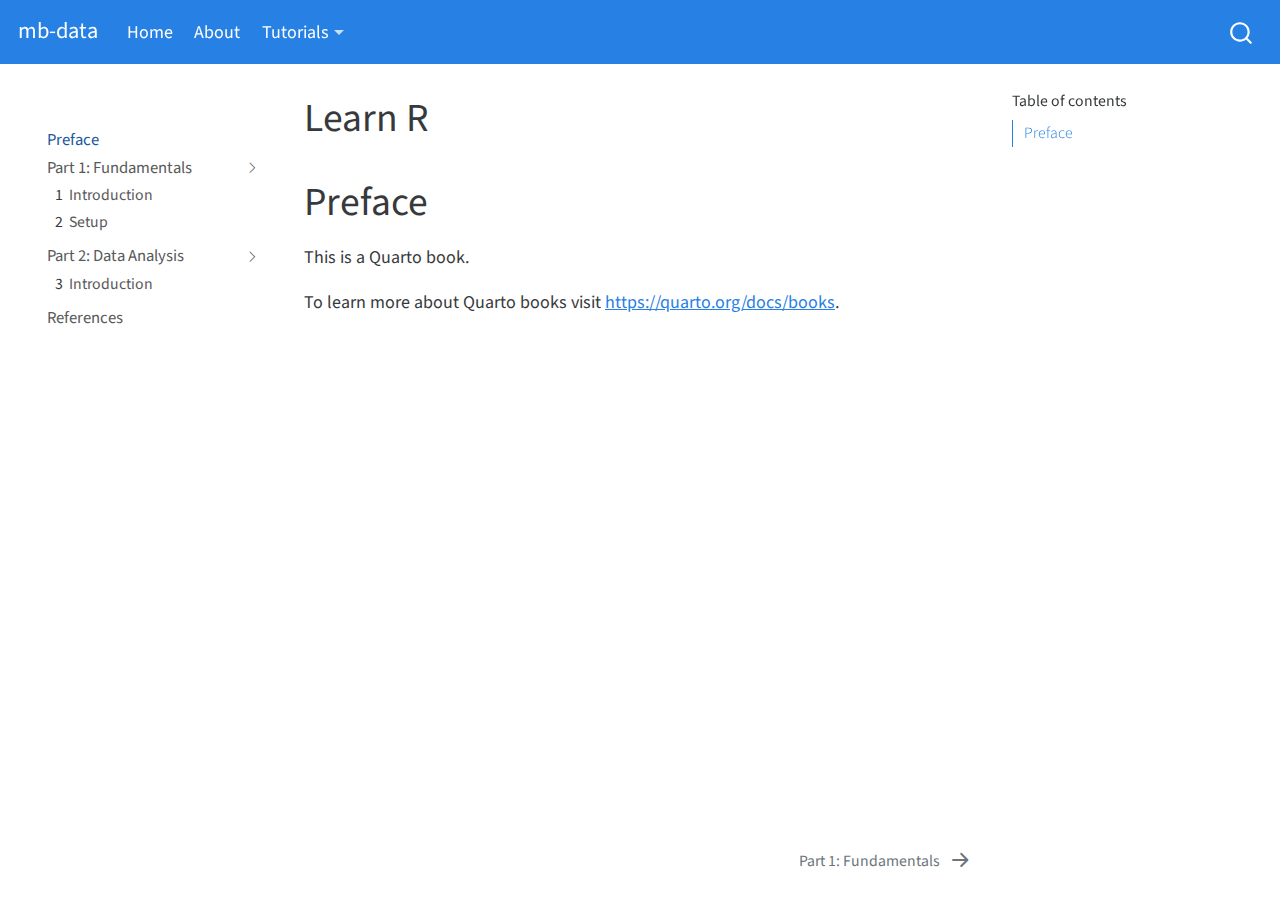
<file: index.html>
<!DOCTYPE html>
<html xmlns="http://www.w3.org/1999/xhtml" lang="en" xml:lang="en"><head>

<meta charset="utf-8">
<meta name="generator" content="quarto-1.0.37">

<meta name="viewport" content="width=device-width, initial-scale=1.0, user-scalable=yes">


<title>Learn R</title>
<style>
code{white-space: pre-wrap;}
span.smallcaps{font-variant: small-caps;}
span.underline{text-decoration: underline;}
div.column{display: inline-block; vertical-align: top; width: 50%;}
div.hanging-indent{margin-left: 1.5em; text-indent: -1.5em;}
ul.task-list{list-style: none;}
</style>


<script src="site_libs/quarto-nav/quarto-nav.js"></script>
<script src="site_libs/quarto-nav/headroom.min.js"></script>
<script src="site_libs/clipboard/clipboard.min.js"></script>
<script src="site_libs/quarto-search/autocomplete.umd.js"></script>
<script src="site_libs/quarto-search/fuse.min.js"></script>
<script src="site_libs/quarto-search/quarto-search.js"></script>
<meta name="quarto:offset" content="./">
<link href="./P1-Fundamentals/00-index.html" rel="next">
<script src="site_libs/quarto-html/quarto.js"></script>
<script src="site_libs/quarto-html/popper.min.js"></script>
<script src="site_libs/quarto-html/tippy.umd.min.js"></script>
<script src="site_libs/quarto-html/anchor.min.js"></script>
<link href="site_libs/quarto-html/tippy.css" rel="stylesheet">
<link href="site_libs/quarto-html/quarto-syntax-highlighting.css" rel="stylesheet" id="quarto-text-highlighting-styles">
<script src="site_libs/bootstrap/bootstrap.min.js"></script>
<link href="site_libs/bootstrap/bootstrap-icons.css" rel="stylesheet">
<link href="site_libs/bootstrap/bootstrap.min.css" rel="stylesheet" id="quarto-bootstrap" data-mode="light">
<script id="quarto-search-options" type="application/json">{
  "location": "navbar",
  "copy-button": false,
  "collapse-after": 3,
  "panel-placement": "end",
  "type": "overlay",
  "limit": 20,
  "language": {
    "search-no-results-text": "No results",
    "search-matching-documents-text": "matching documents",
    "search-copy-link-title": "Copy link to search",
    "search-hide-matches-text": "Hide additional matches",
    "search-more-match-text": "more match in this document",
    "search-more-matches-text": "more matches in this document",
    "search-clear-button-title": "Clear",
    "search-detached-cancel-button-title": "Cancel",
    "search-submit-button-title": "Submit"
  }
}</script>


</head>

<body class="nav-sidebar floating nav-fixed">

<div id="quarto-search-results"></div>
  <header id="quarto-header" class="headroom fixed-top">
    <nav class="navbar navbar-expand-lg navbar-dark ">
      <div class="navbar-container container-fluid">
      <a class="navbar-brand" href="./index.html">
    <span class="navbar-title">mb-data</span>
  </a>
          <button class="navbar-toggler" type="button" data-bs-toggle="collapse" data-bs-target="#navbarCollapse" aria-controls="navbarCollapse" aria-expanded="false" aria-label="Toggle navigation" onclick="if (window.quartoToggleHeadroom) { window.quartoToggleHeadroom(); }">
  <span class="navbar-toggler-icon"></span>
</button>
          <div class="collapse navbar-collapse" id="navbarCollapse">
            <ul class="navbar-nav navbar-nav-scroll me-auto">
  <li class="nav-item">
    <a class="nav-link active" href="./index.html" aria-current="page">Home</a>
  </li>  
  <li class="nav-item">
    <a class="nav-link" href="./about.html">About</a>
  </li>  
  <li class="nav-item dropdown ">
    <a class="nav-link dropdown-toggle" href="#" id="nav-menu-tutorials" role="button" data-bs-toggle="dropdown" aria-expanded="false">Tutorials</a>
    <ul class="dropdown-menu" aria-labelledby="nav-menu-tutorials">    
        <li>
    <a class="dropdown-item" href="./tutorial-LearnR">
 <span class="dropdown-text">Learn R</span></a>
  </li>  
    </ul>
  </li>
</ul>
              <div id="quarto-search" class="" title="Search"></div>
          </div> <!-- /navcollapse -->
      </div> <!-- /container-fluid -->
    </nav>
  <nav class="quarto-secondary-nav" data-bs-toggle="collapse" data-bs-target="#quarto-sidebar" aria-controls="quarto-sidebar" aria-expanded="false" aria-label="Toggle sidebar navigation" onclick="if (window.quartoToggleHeadroom) { window.quartoToggleHeadroom(); }">
    <div class="container-fluid d-flex justify-content-between">
      <h1 class="quarto-secondary-nav-title">Learn R</h1>
      <button type="button" class="quarto-btn-toggle btn" aria-label="Show secondary navigation">
        <i class="bi bi-chevron-right"></i>
      </button>
    </div>
  </nav>
</header>
<!-- content -->
<div id="quarto-content" class="quarto-container page-columns page-rows-contents page-layout-article page-navbar">
<!-- sidebar -->
  <nav id="quarto-sidebar" class="sidebar collapse sidebar-navigation floating overflow-auto">
      <div class="mt-2 flex-shrink-0 align-items-center">
        <div class="sidebar-search">
        <div id="quarto-search" class="" title="Search"></div>
        </div>
      </div>
    <div class="sidebar-menu-container"> 
    <ul class="list-unstyled mt-1">
        <li class="sidebar-item">
  <div class="sidebar-item-container"> 
  <a href="./index.html" class="sidebar-item-text sidebar-link active">Preface</a>
  </div>
</li>
        <li class="sidebar-item sidebar-item-section">
      <div class="sidebar-item-container"> 
            <a href="./P1-Fundamentals/00-index.html" class="sidebar-item-text sidebar-link">Part 1: Fundamentals</a>
          <a class="sidebar-item-toggle text-start" data-bs-toggle="collapse" data-bs-target="#quarto-sidebar-section-1" aria-expanded="true">
            <i class="bi bi-chevron-right ms-2"></i>
          </a> 
      </div>
      <ul id="quarto-sidebar-section-1" class="collapse list-unstyled sidebar-section depth1 show">  
          <li class="sidebar-item">
  <div class="sidebar-item-container"> 
  <a href="./P1-Fundamentals/01-introduction.html" class="sidebar-item-text sidebar-link"><span class="chapter-number">1</span>&nbsp; <span class="chapter-title">Introduction</span></a>
  </div>
</li>
          <li class="sidebar-item">
  <div class="sidebar-item-container"> 
  <a href="./P1-Fundamentals/02-setup.html" class="sidebar-item-text sidebar-link"><span class="chapter-number">2</span>&nbsp; <span class="chapter-title">Setup</span></a>
  </div>
</li>
      </ul>
  </li>
        <li class="sidebar-item sidebar-item-section">
      <div class="sidebar-item-container"> 
            <a href="./P2-DataAnalysis/00-index.html" class="sidebar-item-text sidebar-link">Part 2: Data Analysis</a>
          <a class="sidebar-item-toggle text-start" data-bs-toggle="collapse" data-bs-target="#quarto-sidebar-section-2" aria-expanded="true">
            <i class="bi bi-chevron-right ms-2"></i>
          </a> 
      </div>
      <ul id="quarto-sidebar-section-2" class="collapse list-unstyled sidebar-section depth1 show">  
          <li class="sidebar-item">
  <div class="sidebar-item-container"> 
  <a href="./P2-DataAnalysis/01-introduction.html" class="sidebar-item-text sidebar-link"><span class="chapter-number">3</span>&nbsp; <span class="chapter-title">Introduction</span></a>
  </div>
</li>
      </ul>
  </li>
        <li class="sidebar-item">
  <div class="sidebar-item-container"> 
  <a href="./references.html" class="sidebar-item-text sidebar-link">References</a>
  </div>
</li>
    </ul>
    </div>
</nav>
<!-- margin-sidebar -->
    <div id="quarto-margin-sidebar" class="sidebar margin-sidebar">
        <nav id="TOC" role="doc-toc">
    <h2 id="toc-title">Table of contents</h2>
   
  <ul>
  <li><a href="#preface" id="toc-preface" class="nav-link active" data-scroll-target="#preface">Preface</a></li>
  </ul>
</nav>
    </div>
<!-- main -->
<main class="content" id="quarto-document-content">

<header id="title-block-header" class="quarto-title-block default">
<div class="quarto-title">
<h1 class="title d-none d-lg-block">Learn R</h1>
</div>



<div class="quarto-title-meta">

    
    
  </div>
  

</header>

<section id="preface" class="level1 unnumbered">
<h1 class="unnumbered">Preface</h1>
<p>This is a Quarto book.</p>
<p>To learn more about Quarto books visit <a href="https://quarto.org/docs/books" class="uri">https://quarto.org/docs/books</a>.</p>


</section>

</main> <!-- /main -->
<script id="quarto-html-after-body" type="application/javascript">
window.document.addEventListener("DOMContentLoaded", function (event) {
  const toggleBodyColorMode = (bsSheetEl) => {
    const mode = bsSheetEl.getAttribute("data-mode");
    const bodyEl = window.document.querySelector("body");
    if (mode === "dark") {
      bodyEl.classList.add("quarto-dark");
      bodyEl.classList.remove("quarto-light");
    } else {
      bodyEl.classList.add("quarto-light");
      bodyEl.classList.remove("quarto-dark");
    }
  }
  const toggleBodyColorPrimary = () => {
    const bsSheetEl = window.document.querySelector("link#quarto-bootstrap");
    if (bsSheetEl) {
      toggleBodyColorMode(bsSheetEl);
    }
  }
  toggleBodyColorPrimary();  
  const icon = "";
  const anchorJS = new window.AnchorJS();
  anchorJS.options = {
    placement: 'right',
    icon: icon
  };
  anchorJS.add('.anchored');
  const clipboard = new window.ClipboardJS('.code-copy-button', {
    target: function(trigger) {
      return trigger.previousElementSibling;
    }
  });
  clipboard.on('success', function(e) {
    // button target
    const button = e.trigger;
    // don't keep focus
    button.blur();
    // flash "checked"
    button.classList.add('code-copy-button-checked');
    var currentTitle = button.getAttribute("title");
    button.setAttribute("title", "Copied!");
    setTimeout(function() {
      button.setAttribute("title", currentTitle);
      button.classList.remove('code-copy-button-checked');
    }, 1000);
    // clear code selection
    e.clearSelection();
  });
  function tippyHover(el, contentFn) {
    const config = {
      allowHTML: true,
      content: contentFn,
      maxWidth: 500,
      delay: 100,
      arrow: false,
      appendTo: function(el) {
          return el.parentElement;
      },
      interactive: true,
      interactiveBorder: 10,
      theme: 'quarto',
      placement: 'bottom-start'
    };
    window.tippy(el, config); 
  }
  const noterefs = window.document.querySelectorAll('a[role="doc-noteref"]');
  for (var i=0; i<noterefs.length; i++) {
    const ref = noterefs[i];
    tippyHover(ref, function() {
      let href = ref.getAttribute('href');
      try { href = new URL(href).hash; } catch {}
      const id = href.replace(/^#\/?/, "");
      const note = window.document.getElementById(id);
      return note.innerHTML;
    });
  }
  var bibliorefs = window.document.querySelectorAll('a[role="doc-biblioref"]');
  for (var i=0; i<bibliorefs.length; i++) {
    const ref = bibliorefs[i];
    const cites = ref.parentNode.getAttribute('data-cites').split(' ');
    tippyHover(ref, function() {
      var popup = window.document.createElement('div');
      cites.forEach(function(cite) {
        var citeDiv = window.document.createElement('div');
        citeDiv.classList.add('hanging-indent');
        citeDiv.classList.add('csl-entry');
        var biblioDiv = window.document.getElementById('ref-' + cite);
        if (biblioDiv) {
          citeDiv.innerHTML = biblioDiv.innerHTML;
        }
        popup.appendChild(citeDiv);
      });
      return popup.innerHTML;
    });
  }
});
</script>
<nav class="page-navigation">
  <div class="nav-page nav-page-previous">
  </div>
  <div class="nav-page nav-page-next">
      <a href="./P1-Fundamentals/00-index.html" class="pagination-link">
        <span class="nav-page-text">Part 1: Fundamentals</span> <i class="bi bi-arrow-right-short"></i>
      </a>
  </div>
</nav>
</div> <!-- /content -->



</body></html>
</file>
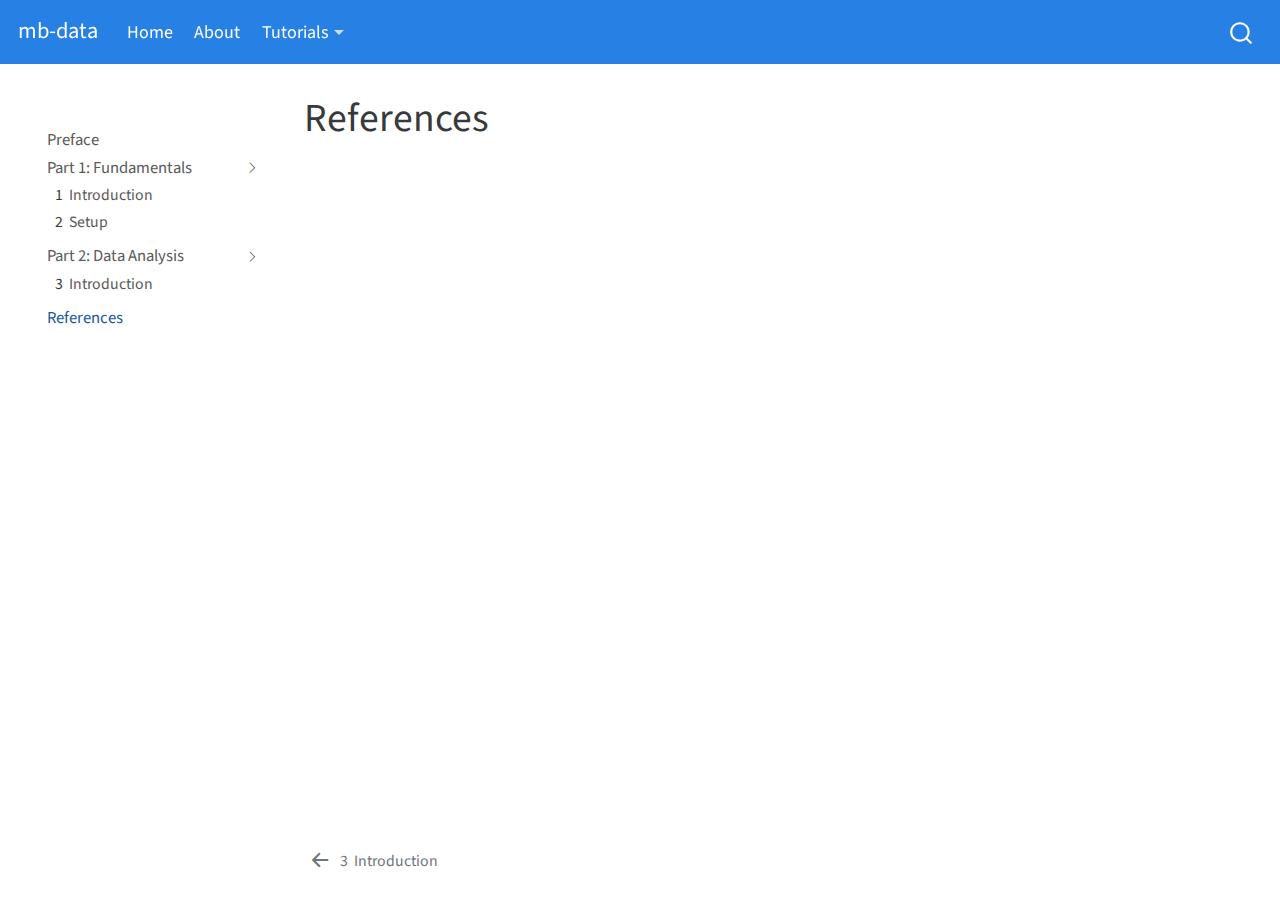
<file: references.html>
<!DOCTYPE html>
<html xmlns="http://www.w3.org/1999/xhtml" lang="en" xml:lang="en"><head>

<meta charset="utf-8">
<meta name="generator" content="quarto-1.0.37">

<meta name="viewport" content="width=device-width, initial-scale=1.0, user-scalable=yes">


<title>Learn R - References</title>
<style>
code{white-space: pre-wrap;}
span.smallcaps{font-variant: small-caps;}
span.underline{text-decoration: underline;}
div.column{display: inline-block; vertical-align: top; width: 50%;}
div.hanging-indent{margin-left: 1.5em; text-indent: -1.5em;}
ul.task-list{list-style: none;}
div.csl-bib-body { }
div.csl-entry {
  clear: both;
}
.hanging div.csl-entry {
  margin-left:2em;
  text-indent:-2em;
}
div.csl-left-margin {
  min-width:2em;
  float:left;
}
div.csl-right-inline {
  margin-left:2em;
  padding-left:1em;
}
div.csl-indent {
  margin-left: 2em;
}
</style>


<script src="site_libs/quarto-nav/quarto-nav.js"></script>
<script src="site_libs/quarto-nav/headroom.min.js"></script>
<script src="site_libs/clipboard/clipboard.min.js"></script>
<script src="site_libs/quarto-search/autocomplete.umd.js"></script>
<script src="site_libs/quarto-search/fuse.min.js"></script>
<script src="site_libs/quarto-search/quarto-search.js"></script>
<meta name="quarto:offset" content="./">
<link href="./P2-DataAnalysis/01-introduction.html" rel="prev">
<script src="site_libs/quarto-html/quarto.js"></script>
<script src="site_libs/quarto-html/popper.min.js"></script>
<script src="site_libs/quarto-html/tippy.umd.min.js"></script>
<script src="site_libs/quarto-html/anchor.min.js"></script>
<link href="site_libs/quarto-html/tippy.css" rel="stylesheet">
<link href="site_libs/quarto-html/quarto-syntax-highlighting.css" rel="stylesheet" id="quarto-text-highlighting-styles">
<script src="site_libs/bootstrap/bootstrap.min.js"></script>
<link href="site_libs/bootstrap/bootstrap-icons.css" rel="stylesheet">
<link href="site_libs/bootstrap/bootstrap.min.css" rel="stylesheet" id="quarto-bootstrap" data-mode="light">
<script id="quarto-search-options" type="application/json">{
  "location": "navbar",
  "copy-button": false,
  "collapse-after": 3,
  "panel-placement": "end",
  "type": "overlay",
  "limit": 20,
  "language": {
    "search-no-results-text": "No results",
    "search-matching-documents-text": "matching documents",
    "search-copy-link-title": "Copy link to search",
    "search-hide-matches-text": "Hide additional matches",
    "search-more-match-text": "more match in this document",
    "search-more-matches-text": "more matches in this document",
    "search-clear-button-title": "Clear",
    "search-detached-cancel-button-title": "Cancel",
    "search-submit-button-title": "Submit"
  }
}</script>


</head>

<body class="nav-sidebar floating nav-fixed">

<div id="quarto-search-results"></div>
  <header id="quarto-header" class="headroom fixed-top">
    <nav class="navbar navbar-expand-lg navbar-dark ">
      <div class="navbar-container container-fluid">
      <a class="navbar-brand" href="./index.html">
    <span class="navbar-title">mb-data</span>
  </a>
          <button class="navbar-toggler" type="button" data-bs-toggle="collapse" data-bs-target="#navbarCollapse" aria-controls="navbarCollapse" aria-expanded="false" aria-label="Toggle navigation" onclick="if (window.quartoToggleHeadroom) { window.quartoToggleHeadroom(); }">
  <span class="navbar-toggler-icon"></span>
</button>
          <div class="collapse navbar-collapse" id="navbarCollapse">
            <ul class="navbar-nav navbar-nav-scroll me-auto">
  <li class="nav-item">
    <a class="nav-link active" href="./index.html" aria-current="page">Home</a>
  </li>  
  <li class="nav-item">
    <a class="nav-link" href="./about.html">About</a>
  </li>  
  <li class="nav-item dropdown ">
    <a class="nav-link dropdown-toggle" href="#" id="nav-menu-tutorials" role="button" data-bs-toggle="dropdown" aria-expanded="false">Tutorials</a>
    <ul class="dropdown-menu" aria-labelledby="nav-menu-tutorials">    
        <li>
    <a class="dropdown-item" href="./tutorial-LearnR">
 <span class="dropdown-text">Learn R</span></a>
  </li>  
    </ul>
  </li>
</ul>
              <div id="quarto-search" class="" title="Search"></div>
          </div> <!-- /navcollapse -->
      </div> <!-- /container-fluid -->
    </nav>
  <nav class="quarto-secondary-nav" data-bs-toggle="collapse" data-bs-target="#quarto-sidebar" aria-controls="quarto-sidebar" aria-expanded="false" aria-label="Toggle sidebar navigation" onclick="if (window.quartoToggleHeadroom) { window.quartoToggleHeadroom(); }">
    <div class="container-fluid d-flex justify-content-between">
      <h1 class="quarto-secondary-nav-title">References</h1>
      <button type="button" class="quarto-btn-toggle btn" aria-label="Show secondary navigation">
        <i class="bi bi-chevron-right"></i>
      </button>
    </div>
  </nav>
</header>
<!-- content -->
<div id="quarto-content" class="quarto-container page-columns page-rows-contents page-layout-article page-navbar">
<!-- sidebar -->
  <nav id="quarto-sidebar" class="sidebar collapse sidebar-navigation floating overflow-auto">
      <div class="mt-2 flex-shrink-0 align-items-center">
        <div class="sidebar-search">
        <div id="quarto-search" class="" title="Search"></div>
        </div>
      </div>
    <div class="sidebar-menu-container"> 
    <ul class="list-unstyled mt-1">
        <li class="sidebar-item">
  <div class="sidebar-item-container"> 
  <a href="./index.html" class="sidebar-item-text sidebar-link">Preface</a>
  </div>
</li>
        <li class="sidebar-item sidebar-item-section">
      <div class="sidebar-item-container"> 
            <a href="./P1-Fundamentals/00-index.html" class="sidebar-item-text sidebar-link">Part 1: Fundamentals</a>
          <a class="sidebar-item-toggle text-start" data-bs-toggle="collapse" data-bs-target="#quarto-sidebar-section-1" aria-expanded="true">
            <i class="bi bi-chevron-right ms-2"></i>
          </a> 
      </div>
      <ul id="quarto-sidebar-section-1" class="collapse list-unstyled sidebar-section depth1 show">  
          <li class="sidebar-item">
  <div class="sidebar-item-container"> 
  <a href="./P1-Fundamentals/01-introduction.html" class="sidebar-item-text sidebar-link"><span class="chapter-number">1</span>&nbsp; <span class="chapter-title">Introduction</span></a>
  </div>
</li>
          <li class="sidebar-item">
  <div class="sidebar-item-container"> 
  <a href="./P1-Fundamentals/02-setup.html" class="sidebar-item-text sidebar-link"><span class="chapter-number">2</span>&nbsp; <span class="chapter-title">Setup</span></a>
  </div>
</li>
      </ul>
  </li>
        <li class="sidebar-item sidebar-item-section">
      <div class="sidebar-item-container"> 
            <a href="./P2-DataAnalysis/00-index.html" class="sidebar-item-text sidebar-link">Part 2: Data Analysis</a>
          <a class="sidebar-item-toggle text-start" data-bs-toggle="collapse" data-bs-target="#quarto-sidebar-section-2" aria-expanded="true">
            <i class="bi bi-chevron-right ms-2"></i>
          </a> 
      </div>
      <ul id="quarto-sidebar-section-2" class="collapse list-unstyled sidebar-section depth1 show">  
          <li class="sidebar-item">
  <div class="sidebar-item-container"> 
  <a href="./P2-DataAnalysis/01-introduction.html" class="sidebar-item-text sidebar-link"><span class="chapter-number">3</span>&nbsp; <span class="chapter-title">Introduction</span></a>
  </div>
</li>
      </ul>
  </li>
        <li class="sidebar-item">
  <div class="sidebar-item-container"> 
  <a href="./references.html" class="sidebar-item-text sidebar-link active">References</a>
  </div>
</li>
    </ul>
    </div>
</nav>
<!-- margin-sidebar -->
    <div id="quarto-margin-sidebar" class="sidebar margin-sidebar">
        
    </div>
<!-- main -->
<main class="content" id="quarto-document-content">

<header id="title-block-header" class="quarto-title-block default">
<div class="quarto-title">
<h1 class="title d-none d-lg-block">References</h1>
</div>



<div class="quarto-title-meta">

    
    
  </div>
  

</header>

<div id="refs" role="doc-bibliography" style="display: none">

</div>



</main> <!-- /main -->
<script id="quarto-html-after-body" type="application/javascript">
window.document.addEventListener("DOMContentLoaded", function (event) {
  const toggleBodyColorMode = (bsSheetEl) => {
    const mode = bsSheetEl.getAttribute("data-mode");
    const bodyEl = window.document.querySelector("body");
    if (mode === "dark") {
      bodyEl.classList.add("quarto-dark");
      bodyEl.classList.remove("quarto-light");
    } else {
      bodyEl.classList.add("quarto-light");
      bodyEl.classList.remove("quarto-dark");
    }
  }
  const toggleBodyColorPrimary = () => {
    const bsSheetEl = window.document.querySelector("link#quarto-bootstrap");
    if (bsSheetEl) {
      toggleBodyColorMode(bsSheetEl);
    }
  }
  toggleBodyColorPrimary();  
  const icon = "";
  const anchorJS = new window.AnchorJS();
  anchorJS.options = {
    placement: 'right',
    icon: icon
  };
  anchorJS.add('.anchored');
  const clipboard = new window.ClipboardJS('.code-copy-button', {
    target: function(trigger) {
      return trigger.previousElementSibling;
    }
  });
  clipboard.on('success', function(e) {
    // button target
    const button = e.trigger;
    // don't keep focus
    button.blur();
    // flash "checked"
    button.classList.add('code-copy-button-checked');
    var currentTitle = button.getAttribute("title");
    button.setAttribute("title", "Copied!");
    setTimeout(function() {
      button.setAttribute("title", currentTitle);
      button.classList.remove('code-copy-button-checked');
    }, 1000);
    // clear code selection
    e.clearSelection();
  });
  function tippyHover(el, contentFn) {
    const config = {
      allowHTML: true,
      content: contentFn,
      maxWidth: 500,
      delay: 100,
      arrow: false,
      appendTo: function(el) {
          return el.parentElement;
      },
      interactive: true,
      interactiveBorder: 10,
      theme: 'quarto',
      placement: 'bottom-start'
    };
    window.tippy(el, config); 
  }
  const noterefs = window.document.querySelectorAll('a[role="doc-noteref"]');
  for (var i=0; i<noterefs.length; i++) {
    const ref = noterefs[i];
    tippyHover(ref, function() {
      let href = ref.getAttribute('href');
      try { href = new URL(href).hash; } catch {}
      const id = href.replace(/^#\/?/, "");
      const note = window.document.getElementById(id);
      return note.innerHTML;
    });
  }
  var bibliorefs = window.document.querySelectorAll('a[role="doc-biblioref"]');
  for (var i=0; i<bibliorefs.length; i++) {
    const ref = bibliorefs[i];
    const cites = ref.parentNode.getAttribute('data-cites').split(' ');
    tippyHover(ref, function() {
      var popup = window.document.createElement('div');
      cites.forEach(function(cite) {
        var citeDiv = window.document.createElement('div');
        citeDiv.classList.add('hanging-indent');
        citeDiv.classList.add('csl-entry');
        var biblioDiv = window.document.getElementById('ref-' + cite);
        if (biblioDiv) {
          citeDiv.innerHTML = biblioDiv.innerHTML;
        }
        popup.appendChild(citeDiv);
      });
      return popup.innerHTML;
    });
  }
});
</script>
<nav class="page-navigation">
  <div class="nav-page nav-page-previous">
      <a href="./P2-DataAnalysis/01-introduction.html" class="pagination-link">
        <i class="bi bi-arrow-left-short"></i> <span class="nav-page-text"><span class="chapter-number">3</span>&nbsp; <span class="chapter-title">Introduction</span></span>
      </a>          
  </div>
  <div class="nav-page nav-page-next">
  </div>
</nav>
</div> <!-- /content -->



</body></html>
</file>
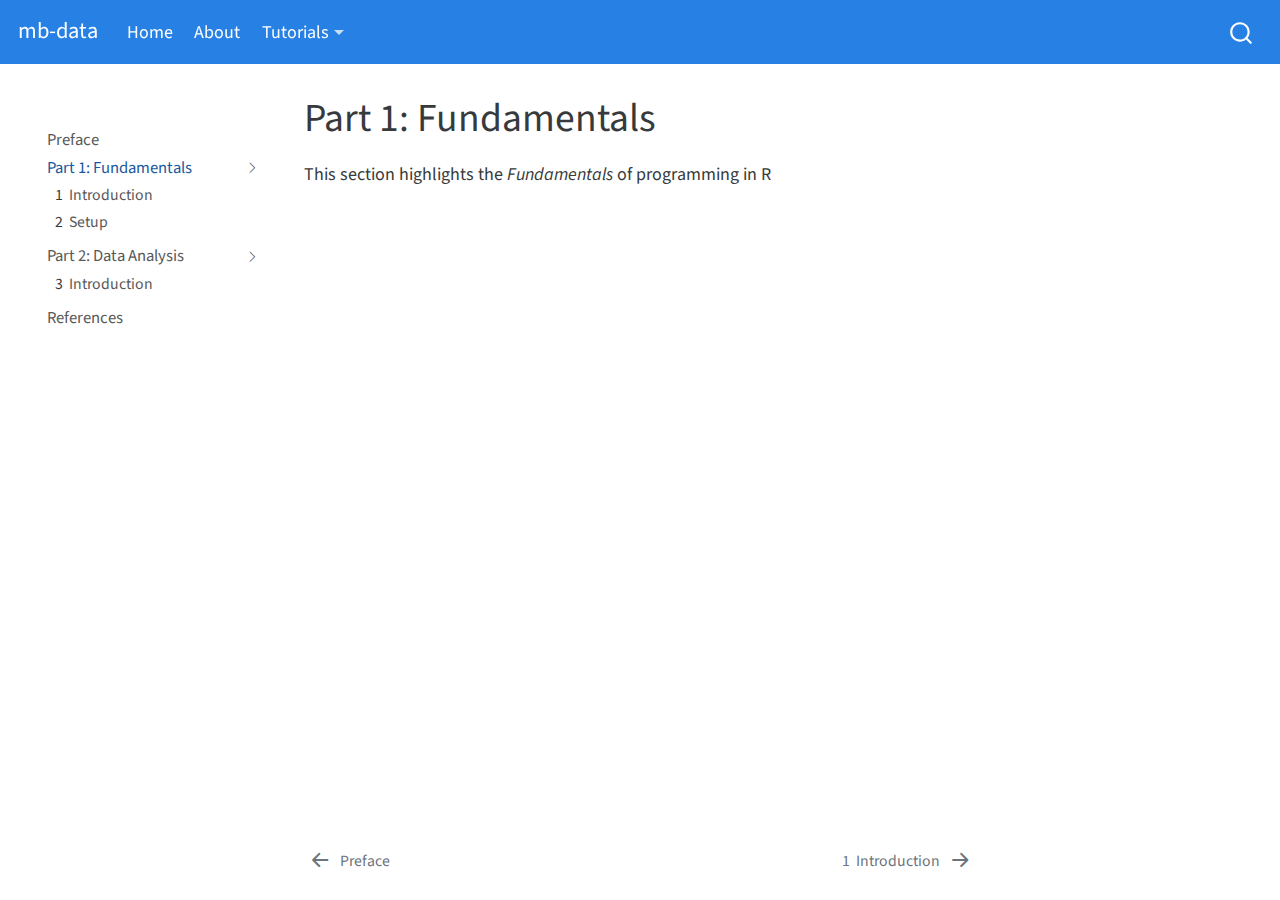
<file: P1-Fundamentals/00-index.html>
<!DOCTYPE html>
<html xmlns="http://www.w3.org/1999/xhtml" lang="en" xml:lang="en"><head>

<meta charset="utf-8">
<meta name="generator" content="quarto-1.0.37">

<meta name="viewport" content="width=device-width, initial-scale=1.0, user-scalable=yes">


<title>Learn R - Part 1: Fundamentals</title>
<style>
code{white-space: pre-wrap;}
span.smallcaps{font-variant: small-caps;}
span.underline{text-decoration: underline;}
div.column{display: inline-block; vertical-align: top; width: 50%;}
div.hanging-indent{margin-left: 1.5em; text-indent: -1.5em;}
ul.task-list{list-style: none;}
</style>


<script src="../site_libs/quarto-nav/quarto-nav.js"></script>
<script src="../site_libs/quarto-nav/headroom.min.js"></script>
<script src="../site_libs/clipboard/clipboard.min.js"></script>
<script src="../site_libs/quarto-search/autocomplete.umd.js"></script>
<script src="../site_libs/quarto-search/fuse.min.js"></script>
<script src="../site_libs/quarto-search/quarto-search.js"></script>
<meta name="quarto:offset" content="../">
<link href="../P1-Fundamentals/01-introduction.html" rel="next">
<link href="../index.html" rel="prev">
<script src="../site_libs/quarto-html/quarto.js"></script>
<script src="../site_libs/quarto-html/popper.min.js"></script>
<script src="../site_libs/quarto-html/tippy.umd.min.js"></script>
<script src="../site_libs/quarto-html/anchor.min.js"></script>
<link href="../site_libs/quarto-html/tippy.css" rel="stylesheet">
<link href="../site_libs/quarto-html/quarto-syntax-highlighting.css" rel="stylesheet" id="quarto-text-highlighting-styles">
<script src="../site_libs/bootstrap/bootstrap.min.js"></script>
<link href="../site_libs/bootstrap/bootstrap-icons.css" rel="stylesheet">
<link href="../site_libs/bootstrap/bootstrap.min.css" rel="stylesheet" id="quarto-bootstrap" data-mode="light">
<script id="quarto-search-options" type="application/json">{
  "location": "navbar",
  "copy-button": false,
  "collapse-after": 3,
  "panel-placement": "end",
  "type": "overlay",
  "limit": 20,
  "language": {
    "search-no-results-text": "No results",
    "search-matching-documents-text": "matching documents",
    "search-copy-link-title": "Copy link to search",
    "search-hide-matches-text": "Hide additional matches",
    "search-more-match-text": "more match in this document",
    "search-more-matches-text": "more matches in this document",
    "search-clear-button-title": "Clear",
    "search-detached-cancel-button-title": "Cancel",
    "search-submit-button-title": "Submit"
  }
}</script>


</head>

<body class="nav-sidebar floating nav-fixed">

<div id="quarto-search-results"></div>
  <header id="quarto-header" class="headroom fixed-top">
    <nav class="navbar navbar-expand-lg navbar-dark ">
      <div class="navbar-container container-fluid">
      <a class="navbar-brand" href="../index.html">
    <span class="navbar-title">mb-data</span>
  </a>
          <button class="navbar-toggler" type="button" data-bs-toggle="collapse" data-bs-target="#navbarCollapse" aria-controls="navbarCollapse" aria-expanded="false" aria-label="Toggle navigation" onclick="if (window.quartoToggleHeadroom) { window.quartoToggleHeadroom(); }">
  <span class="navbar-toggler-icon"></span>
</button>
          <div class="collapse navbar-collapse" id="navbarCollapse">
            <ul class="navbar-nav navbar-nav-scroll me-auto">
  <li class="nav-item">
    <a class="nav-link active" href="../index.html" aria-current="page">Home</a>
  </li>  
  <li class="nav-item">
    <a class="nav-link" href="../about.html">About</a>
  </li>  
  <li class="nav-item dropdown ">
    <a class="nav-link dropdown-toggle" href="#" id="nav-menu-tutorials" role="button" data-bs-toggle="dropdown" aria-expanded="false">Tutorials</a>
    <ul class="dropdown-menu" aria-labelledby="nav-menu-tutorials">    
        <li>
    <a class="dropdown-item" href="../tutorial-LearnR">
 <span class="dropdown-text">Learn R</span></a>
  </li>  
    </ul>
  </li>
</ul>
              <div id="quarto-search" class="" title="Search"></div>
          </div> <!-- /navcollapse -->
      </div> <!-- /container-fluid -->
    </nav>
  <nav class="quarto-secondary-nav" data-bs-toggle="collapse" data-bs-target="#quarto-sidebar" aria-controls="quarto-sidebar" aria-expanded="false" aria-label="Toggle sidebar navigation" onclick="if (window.quartoToggleHeadroom) { window.quartoToggleHeadroom(); }">
    <div class="container-fluid d-flex justify-content-between">
      <h1 class="quarto-secondary-nav-title">Part 1: Fundamentals</h1>
      <button type="button" class="quarto-btn-toggle btn" aria-label="Show secondary navigation">
        <i class="bi bi-chevron-right"></i>
      </button>
    </div>
  </nav>
</header>
<!-- content -->
<div id="quarto-content" class="quarto-container page-columns page-rows-contents page-layout-article page-navbar">
<!-- sidebar -->
  <nav id="quarto-sidebar" class="sidebar collapse sidebar-navigation floating overflow-auto">
      <div class="mt-2 flex-shrink-0 align-items-center">
        <div class="sidebar-search">
        <div id="quarto-search" class="" title="Search"></div>
        </div>
      </div>
    <div class="sidebar-menu-container"> 
    <ul class="list-unstyled mt-1">
        <li class="sidebar-item">
  <div class="sidebar-item-container"> 
  <a href="../index.html" class="sidebar-item-text sidebar-link">Preface</a>
  </div>
</li>
        <li class="sidebar-item sidebar-item-section">
      <div class="sidebar-item-container"> 
            <a href="../P1-Fundamentals/00-index.html" class="sidebar-item-text sidebar-link active">Part 1: Fundamentals</a>
          <a class="sidebar-item-toggle text-start" data-bs-toggle="collapse" data-bs-target="#quarto-sidebar-section-1" aria-expanded="true">
            <i class="bi bi-chevron-right ms-2"></i>
          </a> 
      </div>
      <ul id="quarto-sidebar-section-1" class="collapse list-unstyled sidebar-section depth1 show">  
          <li class="sidebar-item">
  <div class="sidebar-item-container"> 
  <a href="../P1-Fundamentals/01-introduction.html" class="sidebar-item-text sidebar-link"><span class="chapter-number">1</span>&nbsp; <span class="chapter-title">Introduction</span></a>
  </div>
</li>
          <li class="sidebar-item">
  <div class="sidebar-item-container"> 
  <a href="../P1-Fundamentals/02-setup.html" class="sidebar-item-text sidebar-link"><span class="chapter-number">2</span>&nbsp; <span class="chapter-title">Setup</span></a>
  </div>
</li>
      </ul>
  </li>
        <li class="sidebar-item sidebar-item-section">
      <div class="sidebar-item-container"> 
            <a href="../P2-DataAnalysis/00-index.html" class="sidebar-item-text sidebar-link">Part 2: Data Analysis</a>
          <a class="sidebar-item-toggle text-start" data-bs-toggle="collapse" data-bs-target="#quarto-sidebar-section-2" aria-expanded="true">
            <i class="bi bi-chevron-right ms-2"></i>
          </a> 
      </div>
      <ul id="quarto-sidebar-section-2" class="collapse list-unstyled sidebar-section depth1 show">  
          <li class="sidebar-item">
  <div class="sidebar-item-container"> 
  <a href="../P2-DataAnalysis/01-introduction.html" class="sidebar-item-text sidebar-link"><span class="chapter-number">3</span>&nbsp; <span class="chapter-title">Introduction</span></a>
  </div>
</li>
      </ul>
  </li>
        <li class="sidebar-item">
  <div class="sidebar-item-container"> 
  <a href="../references.html" class="sidebar-item-text sidebar-link">References</a>
  </div>
</li>
    </ul>
    </div>
</nav>
<!-- margin-sidebar -->
    <div id="quarto-margin-sidebar" class="sidebar margin-sidebar">
        
    </div>
<!-- main -->
<main class="content" id="quarto-document-content">

<header id="title-block-header" class="quarto-title-block default">
<div class="quarto-title">
<h1 class="title d-none d-lg-block">Part 1: Fundamentals</h1>
</div>



<div class="quarto-title-meta">

    
    
  </div>
  

</header>

<p>This section highlights the <em>Fundamentals</em> of programming in R</p>



</main> <!-- /main -->
<script id="quarto-html-after-body" type="application/javascript">
window.document.addEventListener("DOMContentLoaded", function (event) {
  const toggleBodyColorMode = (bsSheetEl) => {
    const mode = bsSheetEl.getAttribute("data-mode");
    const bodyEl = window.document.querySelector("body");
    if (mode === "dark") {
      bodyEl.classList.add("quarto-dark");
      bodyEl.classList.remove("quarto-light");
    } else {
      bodyEl.classList.add("quarto-light");
      bodyEl.classList.remove("quarto-dark");
    }
  }
  const toggleBodyColorPrimary = () => {
    const bsSheetEl = window.document.querySelector("link#quarto-bootstrap");
    if (bsSheetEl) {
      toggleBodyColorMode(bsSheetEl);
    }
  }
  toggleBodyColorPrimary();  
  const icon = "";
  const anchorJS = new window.AnchorJS();
  anchorJS.options = {
    placement: 'right',
    icon: icon
  };
  anchorJS.add('.anchored');
  const clipboard = new window.ClipboardJS('.code-copy-button', {
    target: function(trigger) {
      return trigger.previousElementSibling;
    }
  });
  clipboard.on('success', function(e) {
    // button target
    const button = e.trigger;
    // don't keep focus
    button.blur();
    // flash "checked"
    button.classList.add('code-copy-button-checked');
    var currentTitle = button.getAttribute("title");
    button.setAttribute("title", "Copied!");
    setTimeout(function() {
      button.setAttribute("title", currentTitle);
      button.classList.remove('code-copy-button-checked');
    }, 1000);
    // clear code selection
    e.clearSelection();
  });
  function tippyHover(el, contentFn) {
    const config = {
      allowHTML: true,
      content: contentFn,
      maxWidth: 500,
      delay: 100,
      arrow: false,
      appendTo: function(el) {
          return el.parentElement;
      },
      interactive: true,
      interactiveBorder: 10,
      theme: 'quarto',
      placement: 'bottom-start'
    };
    window.tippy(el, config); 
  }
  const noterefs = window.document.querySelectorAll('a[role="doc-noteref"]');
  for (var i=0; i<noterefs.length; i++) {
    const ref = noterefs[i];
    tippyHover(ref, function() {
      let href = ref.getAttribute('href');
      try { href = new URL(href).hash; } catch {}
      const id = href.replace(/^#\/?/, "");
      const note = window.document.getElementById(id);
      return note.innerHTML;
    });
  }
  var bibliorefs = window.document.querySelectorAll('a[role="doc-biblioref"]');
  for (var i=0; i<bibliorefs.length; i++) {
    const ref = bibliorefs[i];
    const cites = ref.parentNode.getAttribute('data-cites').split(' ');
    tippyHover(ref, function() {
      var popup = window.document.createElement('div');
      cites.forEach(function(cite) {
        var citeDiv = window.document.createElement('div');
        citeDiv.classList.add('hanging-indent');
        citeDiv.classList.add('csl-entry');
        var biblioDiv = window.document.getElementById('ref-' + cite);
        if (biblioDiv) {
          citeDiv.innerHTML = biblioDiv.innerHTML;
        }
        popup.appendChild(citeDiv);
      });
      return popup.innerHTML;
    });
  }
});
</script>
<nav class="page-navigation">
  <div class="nav-page nav-page-previous">
      <a href="../index.html" class="pagination-link">
        <i class="bi bi-arrow-left-short"></i> <span class="nav-page-text">Preface</span>
      </a>          
  </div>
  <div class="nav-page nav-page-next">
      <a href="../P1-Fundamentals/01-introduction.html" class="pagination-link">
        <span class="nav-page-text"><span class="chapter-number">1</span>&nbsp; <span class="chapter-title">Introduction</span></span> <i class="bi bi-arrow-right-short"></i>
      </a>
  </div>
</nav>
</div> <!-- /content -->



</body></html>
</file>
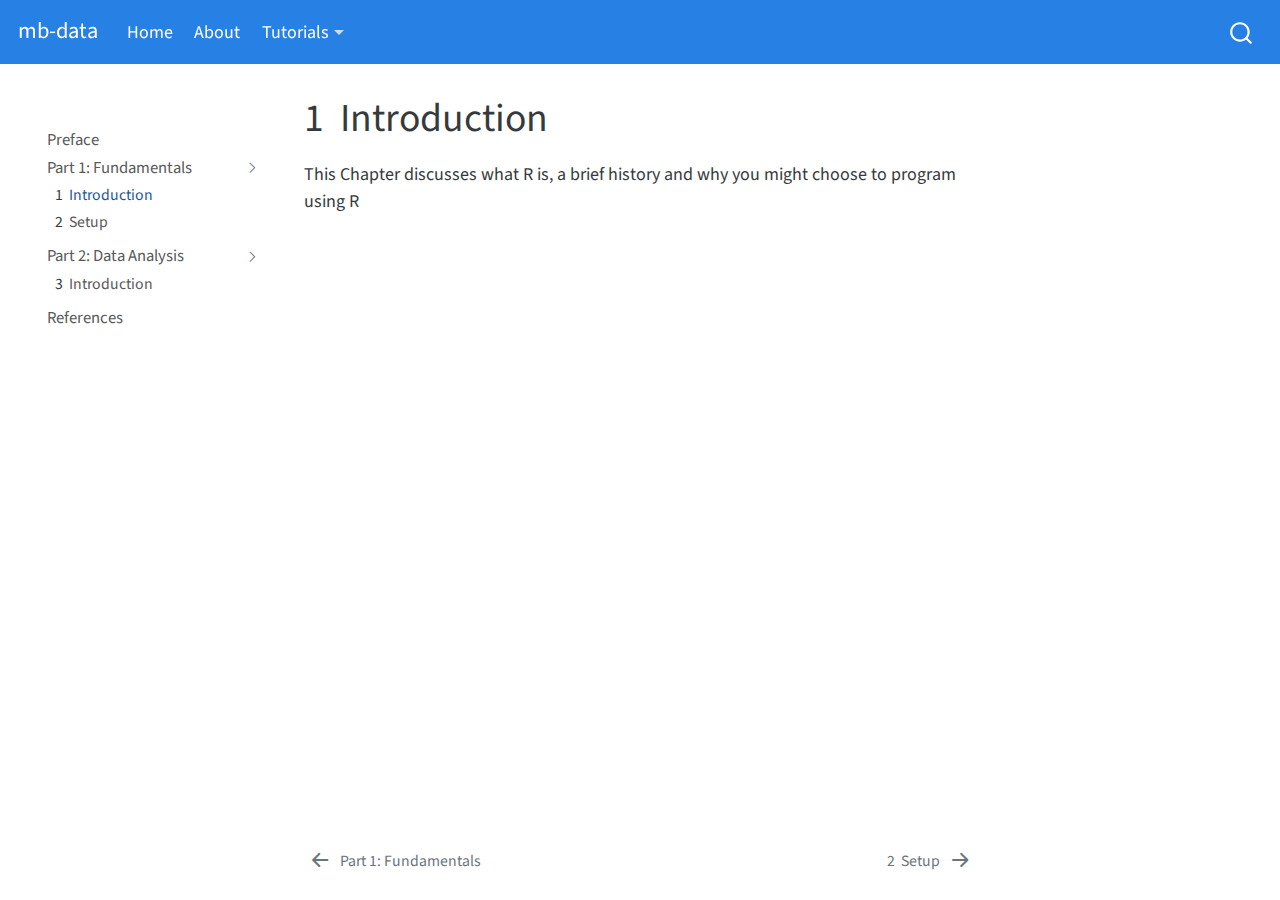
<file: P1-Fundamentals/01-introduction.html>
<!DOCTYPE html>
<html xmlns="http://www.w3.org/1999/xhtml" lang="en" xml:lang="en"><head>

<meta charset="utf-8">
<meta name="generator" content="quarto-1.0.37">

<meta name="viewport" content="width=device-width, initial-scale=1.0, user-scalable=yes">


<title>Learn R - 1&nbsp; Introduction</title>
<style>
code{white-space: pre-wrap;}
span.smallcaps{font-variant: small-caps;}
span.underline{text-decoration: underline;}
div.column{display: inline-block; vertical-align: top; width: 50%;}
div.hanging-indent{margin-left: 1.5em; text-indent: -1.5em;}
ul.task-list{list-style: none;}
</style>


<script src="../site_libs/quarto-nav/quarto-nav.js"></script>
<script src="../site_libs/quarto-nav/headroom.min.js"></script>
<script src="../site_libs/clipboard/clipboard.min.js"></script>
<script src="../site_libs/quarto-search/autocomplete.umd.js"></script>
<script src="../site_libs/quarto-search/fuse.min.js"></script>
<script src="../site_libs/quarto-search/quarto-search.js"></script>
<meta name="quarto:offset" content="../">
<link href="../P1-Fundamentals/02-setup.html" rel="next">
<link href="../P1-Fundamentals/00-index.html" rel="prev">
<script src="../site_libs/quarto-html/quarto.js"></script>
<script src="../site_libs/quarto-html/popper.min.js"></script>
<script src="../site_libs/quarto-html/tippy.umd.min.js"></script>
<script src="../site_libs/quarto-html/anchor.min.js"></script>
<link href="../site_libs/quarto-html/tippy.css" rel="stylesheet">
<link href="../site_libs/quarto-html/quarto-syntax-highlighting.css" rel="stylesheet" id="quarto-text-highlighting-styles">
<script src="../site_libs/bootstrap/bootstrap.min.js"></script>
<link href="../site_libs/bootstrap/bootstrap-icons.css" rel="stylesheet">
<link href="../site_libs/bootstrap/bootstrap.min.css" rel="stylesheet" id="quarto-bootstrap" data-mode="light">
<script id="quarto-search-options" type="application/json">{
  "location": "navbar",
  "copy-button": false,
  "collapse-after": 3,
  "panel-placement": "end",
  "type": "overlay",
  "limit": 20,
  "language": {
    "search-no-results-text": "No results",
    "search-matching-documents-text": "matching documents",
    "search-copy-link-title": "Copy link to search",
    "search-hide-matches-text": "Hide additional matches",
    "search-more-match-text": "more match in this document",
    "search-more-matches-text": "more matches in this document",
    "search-clear-button-title": "Clear",
    "search-detached-cancel-button-title": "Cancel",
    "search-submit-button-title": "Submit"
  }
}</script>


</head>

<body class="nav-sidebar floating nav-fixed">

<div id="quarto-search-results"></div>
  <header id="quarto-header" class="headroom fixed-top">
    <nav class="navbar navbar-expand-lg navbar-dark ">
      <div class="navbar-container container-fluid">
      <a class="navbar-brand" href="../index.html">
    <span class="navbar-title">mb-data</span>
  </a>
          <button class="navbar-toggler" type="button" data-bs-toggle="collapse" data-bs-target="#navbarCollapse" aria-controls="navbarCollapse" aria-expanded="false" aria-label="Toggle navigation" onclick="if (window.quartoToggleHeadroom) { window.quartoToggleHeadroom(); }">
  <span class="navbar-toggler-icon"></span>
</button>
          <div class="collapse navbar-collapse" id="navbarCollapse">
            <ul class="navbar-nav navbar-nav-scroll me-auto">
  <li class="nav-item">
    <a class="nav-link active" href="../index.html" aria-current="page">Home</a>
  </li>  
  <li class="nav-item">
    <a class="nav-link" href="../about.html">About</a>
  </li>  
  <li class="nav-item dropdown ">
    <a class="nav-link dropdown-toggle" href="#" id="nav-menu-tutorials" role="button" data-bs-toggle="dropdown" aria-expanded="false">Tutorials</a>
    <ul class="dropdown-menu" aria-labelledby="nav-menu-tutorials">    
        <li>
    <a class="dropdown-item" href="../tutorial-LearnR">
 <span class="dropdown-text">Learn R</span></a>
  </li>  
    </ul>
  </li>
</ul>
              <div id="quarto-search" class="" title="Search"></div>
          </div> <!-- /navcollapse -->
      </div> <!-- /container-fluid -->
    </nav>
  <nav class="quarto-secondary-nav" data-bs-toggle="collapse" data-bs-target="#quarto-sidebar" aria-controls="quarto-sidebar" aria-expanded="false" aria-label="Toggle sidebar navigation" onclick="if (window.quartoToggleHeadroom) { window.quartoToggleHeadroom(); }">
    <div class="container-fluid d-flex justify-content-between">
      <h1 class="quarto-secondary-nav-title"><span class="chapter-number">1</span>&nbsp; <span class="chapter-title">Introduction</span></h1>
      <button type="button" class="quarto-btn-toggle btn" aria-label="Show secondary navigation">
        <i class="bi bi-chevron-right"></i>
      </button>
    </div>
  </nav>
</header>
<!-- content -->
<div id="quarto-content" class="quarto-container page-columns page-rows-contents page-layout-article page-navbar">
<!-- sidebar -->
  <nav id="quarto-sidebar" class="sidebar collapse sidebar-navigation floating overflow-auto">
      <div class="mt-2 flex-shrink-0 align-items-center">
        <div class="sidebar-search">
        <div id="quarto-search" class="" title="Search"></div>
        </div>
      </div>
    <div class="sidebar-menu-container"> 
    <ul class="list-unstyled mt-1">
        <li class="sidebar-item">
  <div class="sidebar-item-container"> 
  <a href="../index.html" class="sidebar-item-text sidebar-link">Preface</a>
  </div>
</li>
        <li class="sidebar-item sidebar-item-section">
      <div class="sidebar-item-container"> 
            <a href="../P1-Fundamentals/00-index.html" class="sidebar-item-text sidebar-link">Part 1: Fundamentals</a>
          <a class="sidebar-item-toggle text-start" data-bs-toggle="collapse" data-bs-target="#quarto-sidebar-section-1" aria-expanded="true">
            <i class="bi bi-chevron-right ms-2"></i>
          </a> 
      </div>
      <ul id="quarto-sidebar-section-1" class="collapse list-unstyled sidebar-section depth1 show">  
          <li class="sidebar-item">
  <div class="sidebar-item-container"> 
  <a href="../P1-Fundamentals/01-introduction.html" class="sidebar-item-text sidebar-link active"><span class="chapter-number">1</span>&nbsp; <span class="chapter-title">Introduction</span></a>
  </div>
</li>
          <li class="sidebar-item">
  <div class="sidebar-item-container"> 
  <a href="../P1-Fundamentals/02-setup.html" class="sidebar-item-text sidebar-link"><span class="chapter-number">2</span>&nbsp; <span class="chapter-title">Setup</span></a>
  </div>
</li>
      </ul>
  </li>
        <li class="sidebar-item sidebar-item-section">
      <div class="sidebar-item-container"> 
            <a href="../P2-DataAnalysis/00-index.html" class="sidebar-item-text sidebar-link">Part 2: Data Analysis</a>
          <a class="sidebar-item-toggle text-start" data-bs-toggle="collapse" data-bs-target="#quarto-sidebar-section-2" aria-expanded="true">
            <i class="bi bi-chevron-right ms-2"></i>
          </a> 
      </div>
      <ul id="quarto-sidebar-section-2" class="collapse list-unstyled sidebar-section depth1 show">  
          <li class="sidebar-item">
  <div class="sidebar-item-container"> 
  <a href="../P2-DataAnalysis/01-introduction.html" class="sidebar-item-text sidebar-link"><span class="chapter-number">3</span>&nbsp; <span class="chapter-title">Introduction</span></a>
  </div>
</li>
      </ul>
  </li>
        <li class="sidebar-item">
  <div class="sidebar-item-container"> 
  <a href="../references.html" class="sidebar-item-text sidebar-link">References</a>
  </div>
</li>
    </ul>
    </div>
</nav>
<!-- margin-sidebar -->
    <div id="quarto-margin-sidebar" class="sidebar margin-sidebar">
        
    </div>
<!-- main -->
<main class="content" id="quarto-document-content">

<header id="title-block-header" class="quarto-title-block default">
<div class="quarto-title">
<h1 class="title d-none d-lg-block"><span class="chapter-number">1</span>&nbsp; <span class="chapter-title">Introduction</span></h1>
</div>



<div class="quarto-title-meta">

    
    
  </div>
  

</header>

<p>This Chapter discusses what R is, a brief history and why you might choose to program using R</p>



</main> <!-- /main -->
<script id="quarto-html-after-body" type="application/javascript">
window.document.addEventListener("DOMContentLoaded", function (event) {
  const toggleBodyColorMode = (bsSheetEl) => {
    const mode = bsSheetEl.getAttribute("data-mode");
    const bodyEl = window.document.querySelector("body");
    if (mode === "dark") {
      bodyEl.classList.add("quarto-dark");
      bodyEl.classList.remove("quarto-light");
    } else {
      bodyEl.classList.add("quarto-light");
      bodyEl.classList.remove("quarto-dark");
    }
  }
  const toggleBodyColorPrimary = () => {
    const bsSheetEl = window.document.querySelector("link#quarto-bootstrap");
    if (bsSheetEl) {
      toggleBodyColorMode(bsSheetEl);
    }
  }
  toggleBodyColorPrimary();  
  const icon = "";
  const anchorJS = new window.AnchorJS();
  anchorJS.options = {
    placement: 'right',
    icon: icon
  };
  anchorJS.add('.anchored');
  const clipboard = new window.ClipboardJS('.code-copy-button', {
    target: function(trigger) {
      return trigger.previousElementSibling;
    }
  });
  clipboard.on('success', function(e) {
    // button target
    const button = e.trigger;
    // don't keep focus
    button.blur();
    // flash "checked"
    button.classList.add('code-copy-button-checked');
    var currentTitle = button.getAttribute("title");
    button.setAttribute("title", "Copied!");
    setTimeout(function() {
      button.setAttribute("title", currentTitle);
      button.classList.remove('code-copy-button-checked');
    }, 1000);
    // clear code selection
    e.clearSelection();
  });
  function tippyHover(el, contentFn) {
    const config = {
      allowHTML: true,
      content: contentFn,
      maxWidth: 500,
      delay: 100,
      arrow: false,
      appendTo: function(el) {
          return el.parentElement;
      },
      interactive: true,
      interactiveBorder: 10,
      theme: 'quarto',
      placement: 'bottom-start'
    };
    window.tippy(el, config); 
  }
  const noterefs = window.document.querySelectorAll('a[role="doc-noteref"]');
  for (var i=0; i<noterefs.length; i++) {
    const ref = noterefs[i];
    tippyHover(ref, function() {
      let href = ref.getAttribute('href');
      try { href = new URL(href).hash; } catch {}
      const id = href.replace(/^#\/?/, "");
      const note = window.document.getElementById(id);
      return note.innerHTML;
    });
  }
  var bibliorefs = window.document.querySelectorAll('a[role="doc-biblioref"]');
  for (var i=0; i<bibliorefs.length; i++) {
    const ref = bibliorefs[i];
    const cites = ref.parentNode.getAttribute('data-cites').split(' ');
    tippyHover(ref, function() {
      var popup = window.document.createElement('div');
      cites.forEach(function(cite) {
        var citeDiv = window.document.createElement('div');
        citeDiv.classList.add('hanging-indent');
        citeDiv.classList.add('csl-entry');
        var biblioDiv = window.document.getElementById('ref-' + cite);
        if (biblioDiv) {
          citeDiv.innerHTML = biblioDiv.innerHTML;
        }
        popup.appendChild(citeDiv);
      });
      return popup.innerHTML;
    });
  }
});
</script>
<nav class="page-navigation">
  <div class="nav-page nav-page-previous">
      <a href="../P1-Fundamentals/00-index.html" class="pagination-link">
        <i class="bi bi-arrow-left-short"></i> <span class="nav-page-text">Part 1: Fundamentals</span>
      </a>          
  </div>
  <div class="nav-page nav-page-next">
      <a href="../P1-Fundamentals/02-setup.html" class="pagination-link">
        <span class="nav-page-text"><span class="chapter-number">2</span>&nbsp; <span class="chapter-title">Setup</span></span> <i class="bi bi-arrow-right-short"></i>
      </a>
  </div>
</nav>
</div> <!-- /content -->



</body></html>
</file>
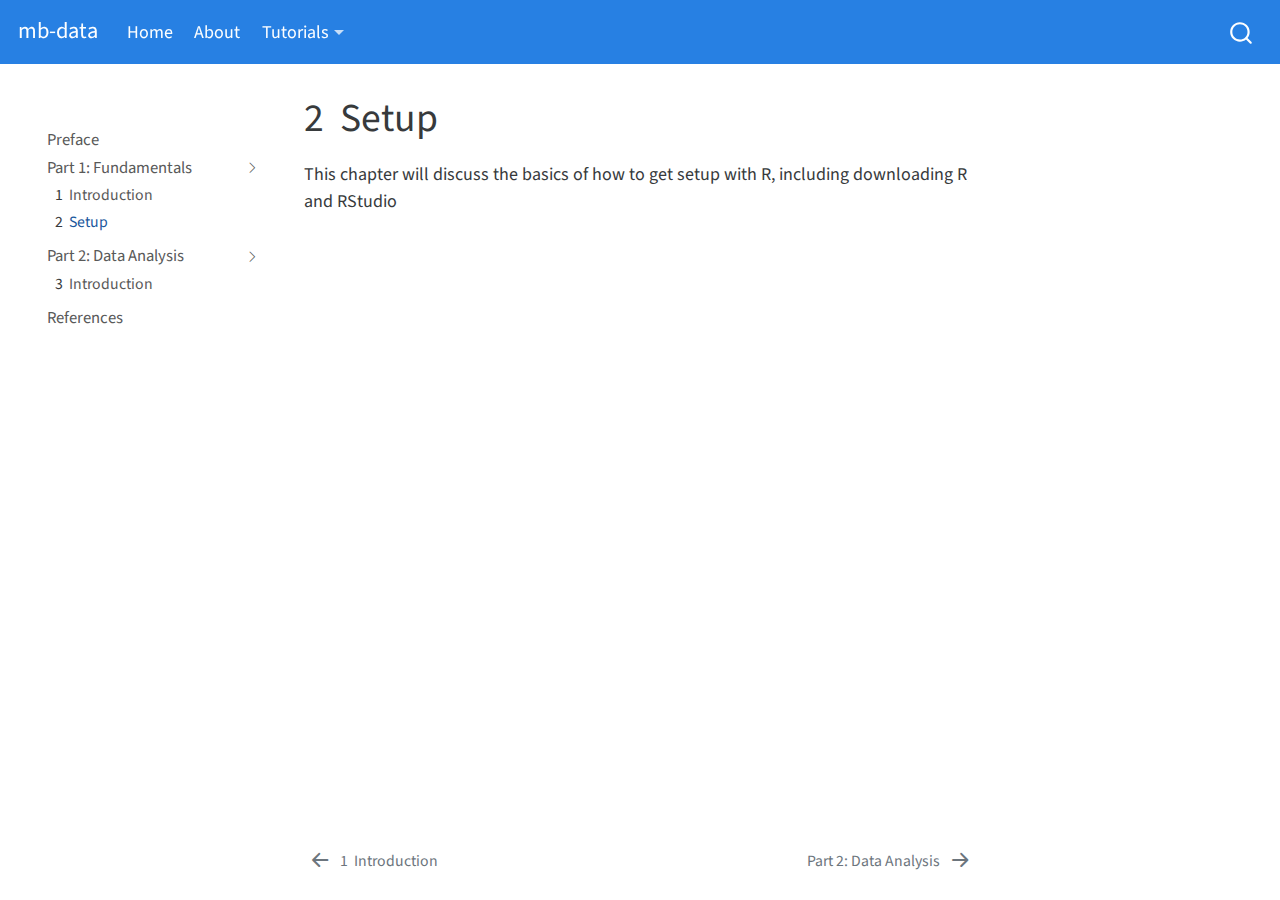
<file: P1-Fundamentals/02-setup.html>
<!DOCTYPE html>
<html xmlns="http://www.w3.org/1999/xhtml" lang="en" xml:lang="en"><head>

<meta charset="utf-8">
<meta name="generator" content="quarto-1.0.37">

<meta name="viewport" content="width=device-width, initial-scale=1.0, user-scalable=yes">


<title>Learn R - 2&nbsp; Setup</title>
<style>
code{white-space: pre-wrap;}
span.smallcaps{font-variant: small-caps;}
span.underline{text-decoration: underline;}
div.column{display: inline-block; vertical-align: top; width: 50%;}
div.hanging-indent{margin-left: 1.5em; text-indent: -1.5em;}
ul.task-list{list-style: none;}
</style>


<script src="../site_libs/quarto-nav/quarto-nav.js"></script>
<script src="../site_libs/quarto-nav/headroom.min.js"></script>
<script src="../site_libs/clipboard/clipboard.min.js"></script>
<script src="../site_libs/quarto-search/autocomplete.umd.js"></script>
<script src="../site_libs/quarto-search/fuse.min.js"></script>
<script src="../site_libs/quarto-search/quarto-search.js"></script>
<meta name="quarto:offset" content="../">
<link href="../P2-DataAnalysis/00-index.html" rel="next">
<link href="../P1-Fundamentals/01-introduction.html" rel="prev">
<script src="../site_libs/quarto-html/quarto.js"></script>
<script src="../site_libs/quarto-html/popper.min.js"></script>
<script src="../site_libs/quarto-html/tippy.umd.min.js"></script>
<script src="../site_libs/quarto-html/anchor.min.js"></script>
<link href="../site_libs/quarto-html/tippy.css" rel="stylesheet">
<link href="../site_libs/quarto-html/quarto-syntax-highlighting.css" rel="stylesheet" id="quarto-text-highlighting-styles">
<script src="../site_libs/bootstrap/bootstrap.min.js"></script>
<link href="../site_libs/bootstrap/bootstrap-icons.css" rel="stylesheet">
<link href="../site_libs/bootstrap/bootstrap.min.css" rel="stylesheet" id="quarto-bootstrap" data-mode="light">
<script id="quarto-search-options" type="application/json">{
  "location": "navbar",
  "copy-button": false,
  "collapse-after": 3,
  "panel-placement": "end",
  "type": "overlay",
  "limit": 20,
  "language": {
    "search-no-results-text": "No results",
    "search-matching-documents-text": "matching documents",
    "search-copy-link-title": "Copy link to search",
    "search-hide-matches-text": "Hide additional matches",
    "search-more-match-text": "more match in this document",
    "search-more-matches-text": "more matches in this document",
    "search-clear-button-title": "Clear",
    "search-detached-cancel-button-title": "Cancel",
    "search-submit-button-title": "Submit"
  }
}</script>


</head>

<body class="nav-sidebar floating nav-fixed">

<div id="quarto-search-results"></div>
  <header id="quarto-header" class="headroom fixed-top">
    <nav class="navbar navbar-expand-lg navbar-dark ">
      <div class="navbar-container container-fluid">
      <a class="navbar-brand" href="../index.html">
    <span class="navbar-title">mb-data</span>
  </a>
          <button class="navbar-toggler" type="button" data-bs-toggle="collapse" data-bs-target="#navbarCollapse" aria-controls="navbarCollapse" aria-expanded="false" aria-label="Toggle navigation" onclick="if (window.quartoToggleHeadroom) { window.quartoToggleHeadroom(); }">
  <span class="navbar-toggler-icon"></span>
</button>
          <div class="collapse navbar-collapse" id="navbarCollapse">
            <ul class="navbar-nav navbar-nav-scroll me-auto">
  <li class="nav-item">
    <a class="nav-link active" href="../index.html" aria-current="page">Home</a>
  </li>  
  <li class="nav-item">
    <a class="nav-link" href="../about.html">About</a>
  </li>  
  <li class="nav-item dropdown ">
    <a class="nav-link dropdown-toggle" href="#" id="nav-menu-tutorials" role="button" data-bs-toggle="dropdown" aria-expanded="false">Tutorials</a>
    <ul class="dropdown-menu" aria-labelledby="nav-menu-tutorials">    
        <li>
    <a class="dropdown-item" href="../tutorial-LearnR">
 <span class="dropdown-text">Learn R</span></a>
  </li>  
    </ul>
  </li>
</ul>
              <div id="quarto-search" class="" title="Search"></div>
          </div> <!-- /navcollapse -->
      </div> <!-- /container-fluid -->
    </nav>
  <nav class="quarto-secondary-nav" data-bs-toggle="collapse" data-bs-target="#quarto-sidebar" aria-controls="quarto-sidebar" aria-expanded="false" aria-label="Toggle sidebar navigation" onclick="if (window.quartoToggleHeadroom) { window.quartoToggleHeadroom(); }">
    <div class="container-fluid d-flex justify-content-between">
      <h1 class="quarto-secondary-nav-title"><span class="chapter-number">2</span>&nbsp; <span class="chapter-title">Setup</span></h1>
      <button type="button" class="quarto-btn-toggle btn" aria-label="Show secondary navigation">
        <i class="bi bi-chevron-right"></i>
      </button>
    </div>
  </nav>
</header>
<!-- content -->
<div id="quarto-content" class="quarto-container page-columns page-rows-contents page-layout-article page-navbar">
<!-- sidebar -->
  <nav id="quarto-sidebar" class="sidebar collapse sidebar-navigation floating overflow-auto">
      <div class="mt-2 flex-shrink-0 align-items-center">
        <div class="sidebar-search">
        <div id="quarto-search" class="" title="Search"></div>
        </div>
      </div>
    <div class="sidebar-menu-container"> 
    <ul class="list-unstyled mt-1">
        <li class="sidebar-item">
  <div class="sidebar-item-container"> 
  <a href="../index.html" class="sidebar-item-text sidebar-link">Preface</a>
  </div>
</li>
        <li class="sidebar-item sidebar-item-section">
      <div class="sidebar-item-container"> 
            <a href="../P1-Fundamentals/00-index.html" class="sidebar-item-text sidebar-link">Part 1: Fundamentals</a>
          <a class="sidebar-item-toggle text-start" data-bs-toggle="collapse" data-bs-target="#quarto-sidebar-section-1" aria-expanded="true">
            <i class="bi bi-chevron-right ms-2"></i>
          </a> 
      </div>
      <ul id="quarto-sidebar-section-1" class="collapse list-unstyled sidebar-section depth1 show">  
          <li class="sidebar-item">
  <div class="sidebar-item-container"> 
  <a href="../P1-Fundamentals/01-introduction.html" class="sidebar-item-text sidebar-link"><span class="chapter-number">1</span>&nbsp; <span class="chapter-title">Introduction</span></a>
  </div>
</li>
          <li class="sidebar-item">
  <div class="sidebar-item-container"> 
  <a href="../P1-Fundamentals/02-setup.html" class="sidebar-item-text sidebar-link active"><span class="chapter-number">2</span>&nbsp; <span class="chapter-title">Setup</span></a>
  </div>
</li>
      </ul>
  </li>
        <li class="sidebar-item sidebar-item-section">
      <div class="sidebar-item-container"> 
            <a href="../P2-DataAnalysis/00-index.html" class="sidebar-item-text sidebar-link">Part 2: Data Analysis</a>
          <a class="sidebar-item-toggle text-start" data-bs-toggle="collapse" data-bs-target="#quarto-sidebar-section-2" aria-expanded="true">
            <i class="bi bi-chevron-right ms-2"></i>
          </a> 
      </div>
      <ul id="quarto-sidebar-section-2" class="collapse list-unstyled sidebar-section depth1 show">  
          <li class="sidebar-item">
  <div class="sidebar-item-container"> 
  <a href="../P2-DataAnalysis/01-introduction.html" class="sidebar-item-text sidebar-link"><span class="chapter-number">3</span>&nbsp; <span class="chapter-title">Introduction</span></a>
  </div>
</li>
      </ul>
  </li>
        <li class="sidebar-item">
  <div class="sidebar-item-container"> 
  <a href="../references.html" class="sidebar-item-text sidebar-link">References</a>
  </div>
</li>
    </ul>
    </div>
</nav>
<!-- margin-sidebar -->
    <div id="quarto-margin-sidebar" class="sidebar margin-sidebar">
        
    </div>
<!-- main -->
<main class="content" id="quarto-document-content">

<header id="title-block-header" class="quarto-title-block default">
<div class="quarto-title">
<h1 class="title d-none d-lg-block"><span class="chapter-number">2</span>&nbsp; <span class="chapter-title">Setup</span></h1>
</div>



<div class="quarto-title-meta">

    
    
  </div>
  

</header>

<p>This chapter will discuss the basics of how to get setup with R, including downloading R and RStudio</p>



</main> <!-- /main -->
<script id="quarto-html-after-body" type="application/javascript">
window.document.addEventListener("DOMContentLoaded", function (event) {
  const toggleBodyColorMode = (bsSheetEl) => {
    const mode = bsSheetEl.getAttribute("data-mode");
    const bodyEl = window.document.querySelector("body");
    if (mode === "dark") {
      bodyEl.classList.add("quarto-dark");
      bodyEl.classList.remove("quarto-light");
    } else {
      bodyEl.classList.add("quarto-light");
      bodyEl.classList.remove("quarto-dark");
    }
  }
  const toggleBodyColorPrimary = () => {
    const bsSheetEl = window.document.querySelector("link#quarto-bootstrap");
    if (bsSheetEl) {
      toggleBodyColorMode(bsSheetEl);
    }
  }
  toggleBodyColorPrimary();  
  const icon = "";
  const anchorJS = new window.AnchorJS();
  anchorJS.options = {
    placement: 'right',
    icon: icon
  };
  anchorJS.add('.anchored');
  const clipboard = new window.ClipboardJS('.code-copy-button', {
    target: function(trigger) {
      return trigger.previousElementSibling;
    }
  });
  clipboard.on('success', function(e) {
    // button target
    const button = e.trigger;
    // don't keep focus
    button.blur();
    // flash "checked"
    button.classList.add('code-copy-button-checked');
    var currentTitle = button.getAttribute("title");
    button.setAttribute("title", "Copied!");
    setTimeout(function() {
      button.setAttribute("title", currentTitle);
      button.classList.remove('code-copy-button-checked');
    }, 1000);
    // clear code selection
    e.clearSelection();
  });
  function tippyHover(el, contentFn) {
    const config = {
      allowHTML: true,
      content: contentFn,
      maxWidth: 500,
      delay: 100,
      arrow: false,
      appendTo: function(el) {
          return el.parentElement;
      },
      interactive: true,
      interactiveBorder: 10,
      theme: 'quarto',
      placement: 'bottom-start'
    };
    window.tippy(el, config); 
  }
  const noterefs = window.document.querySelectorAll('a[role="doc-noteref"]');
  for (var i=0; i<noterefs.length; i++) {
    const ref = noterefs[i];
    tippyHover(ref, function() {
      let href = ref.getAttribute('href');
      try { href = new URL(href).hash; } catch {}
      const id = href.replace(/^#\/?/, "");
      const note = window.document.getElementById(id);
      return note.innerHTML;
    });
  }
  var bibliorefs = window.document.querySelectorAll('a[role="doc-biblioref"]');
  for (var i=0; i<bibliorefs.length; i++) {
    const ref = bibliorefs[i];
    const cites = ref.parentNode.getAttribute('data-cites').split(' ');
    tippyHover(ref, function() {
      var popup = window.document.createElement('div');
      cites.forEach(function(cite) {
        var citeDiv = window.document.createElement('div');
        citeDiv.classList.add('hanging-indent');
        citeDiv.classList.add('csl-entry');
        var biblioDiv = window.document.getElementById('ref-' + cite);
        if (biblioDiv) {
          citeDiv.innerHTML = biblioDiv.innerHTML;
        }
        popup.appendChild(citeDiv);
      });
      return popup.innerHTML;
    });
  }
});
</script>
<nav class="page-navigation">
  <div class="nav-page nav-page-previous">
      <a href="../P1-Fundamentals/01-introduction.html" class="pagination-link">
        <i class="bi bi-arrow-left-short"></i> <span class="nav-page-text"><span class="chapter-number">1</span>&nbsp; <span class="chapter-title">Introduction</span></span>
      </a>          
  </div>
  <div class="nav-page nav-page-next">
      <a href="../P2-DataAnalysis/00-index.html" class="pagination-link">
        <span class="nav-page-text">Part 2: Data Analysis</span> <i class="bi bi-arrow-right-short"></i>
      </a>
  </div>
</nav>
</div> <!-- /content -->



</body></html>
</file>
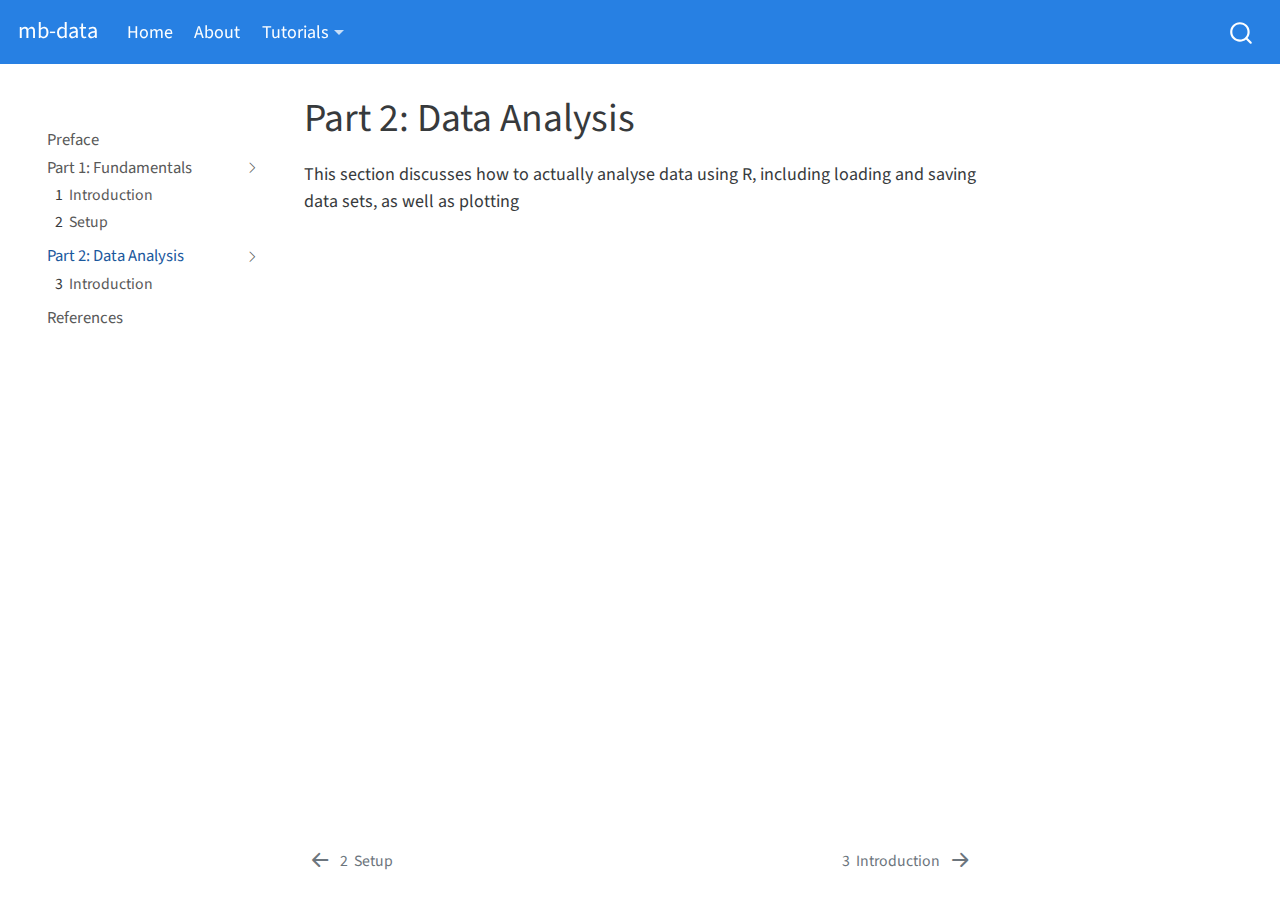
<file: P2-DataAnalysis/00-index.html>
<!DOCTYPE html>
<html xmlns="http://www.w3.org/1999/xhtml" lang="en" xml:lang="en"><head>

<meta charset="utf-8">
<meta name="generator" content="quarto-1.0.37">

<meta name="viewport" content="width=device-width, initial-scale=1.0, user-scalable=yes">


<title>Learn R - Part 2: Data Analysis</title>
<style>
code{white-space: pre-wrap;}
span.smallcaps{font-variant: small-caps;}
span.underline{text-decoration: underline;}
div.column{display: inline-block; vertical-align: top; width: 50%;}
div.hanging-indent{margin-left: 1.5em; text-indent: -1.5em;}
ul.task-list{list-style: none;}
</style>


<script src="../site_libs/quarto-nav/quarto-nav.js"></script>
<script src="../site_libs/quarto-nav/headroom.min.js"></script>
<script src="../site_libs/clipboard/clipboard.min.js"></script>
<script src="../site_libs/quarto-search/autocomplete.umd.js"></script>
<script src="../site_libs/quarto-search/fuse.min.js"></script>
<script src="../site_libs/quarto-search/quarto-search.js"></script>
<meta name="quarto:offset" content="../">
<link href="../P2-DataAnalysis/01-introduction.html" rel="next">
<link href="../P1-Fundamentals/02-setup.html" rel="prev">
<script src="../site_libs/quarto-html/quarto.js"></script>
<script src="../site_libs/quarto-html/popper.min.js"></script>
<script src="../site_libs/quarto-html/tippy.umd.min.js"></script>
<script src="../site_libs/quarto-html/anchor.min.js"></script>
<link href="../site_libs/quarto-html/tippy.css" rel="stylesheet">
<link href="../site_libs/quarto-html/quarto-syntax-highlighting.css" rel="stylesheet" id="quarto-text-highlighting-styles">
<script src="../site_libs/bootstrap/bootstrap.min.js"></script>
<link href="../site_libs/bootstrap/bootstrap-icons.css" rel="stylesheet">
<link href="../site_libs/bootstrap/bootstrap.min.css" rel="stylesheet" id="quarto-bootstrap" data-mode="light">
<script id="quarto-search-options" type="application/json">{
  "location": "navbar",
  "copy-button": false,
  "collapse-after": 3,
  "panel-placement": "end",
  "type": "overlay",
  "limit": 20,
  "language": {
    "search-no-results-text": "No results",
    "search-matching-documents-text": "matching documents",
    "search-copy-link-title": "Copy link to search",
    "search-hide-matches-text": "Hide additional matches",
    "search-more-match-text": "more match in this document",
    "search-more-matches-text": "more matches in this document",
    "search-clear-button-title": "Clear",
    "search-detached-cancel-button-title": "Cancel",
    "search-submit-button-title": "Submit"
  }
}</script>


</head>

<body class="nav-sidebar floating nav-fixed">

<div id="quarto-search-results"></div>
  <header id="quarto-header" class="headroom fixed-top">
    <nav class="navbar navbar-expand-lg navbar-dark ">
      <div class="navbar-container container-fluid">
      <a class="navbar-brand" href="../index.html">
    <span class="navbar-title">mb-data</span>
  </a>
          <button class="navbar-toggler" type="button" data-bs-toggle="collapse" data-bs-target="#navbarCollapse" aria-controls="navbarCollapse" aria-expanded="false" aria-label="Toggle navigation" onclick="if (window.quartoToggleHeadroom) { window.quartoToggleHeadroom(); }">
  <span class="navbar-toggler-icon"></span>
</button>
          <div class="collapse navbar-collapse" id="navbarCollapse">
            <ul class="navbar-nav navbar-nav-scroll me-auto">
  <li class="nav-item">
    <a class="nav-link active" href="../index.html" aria-current="page">Home</a>
  </li>  
  <li class="nav-item">
    <a class="nav-link" href="../about.html">About</a>
  </li>  
  <li class="nav-item dropdown ">
    <a class="nav-link dropdown-toggle" href="#" id="nav-menu-tutorials" role="button" data-bs-toggle="dropdown" aria-expanded="false">Tutorials</a>
    <ul class="dropdown-menu" aria-labelledby="nav-menu-tutorials">    
        <li>
    <a class="dropdown-item" href="../tutorial-LearnR">
 <span class="dropdown-text">Learn R</span></a>
  </li>  
    </ul>
  </li>
</ul>
              <div id="quarto-search" class="" title="Search"></div>
          </div> <!-- /navcollapse -->
      </div> <!-- /container-fluid -->
    </nav>
  <nav class="quarto-secondary-nav" data-bs-toggle="collapse" data-bs-target="#quarto-sidebar" aria-controls="quarto-sidebar" aria-expanded="false" aria-label="Toggle sidebar navigation" onclick="if (window.quartoToggleHeadroom) { window.quartoToggleHeadroom(); }">
    <div class="container-fluid d-flex justify-content-between">
      <h1 class="quarto-secondary-nav-title">Part 2: Data Analysis</h1>
      <button type="button" class="quarto-btn-toggle btn" aria-label="Show secondary navigation">
        <i class="bi bi-chevron-right"></i>
      </button>
    </div>
  </nav>
</header>
<!-- content -->
<div id="quarto-content" class="quarto-container page-columns page-rows-contents page-layout-article page-navbar">
<!-- sidebar -->
  <nav id="quarto-sidebar" class="sidebar collapse sidebar-navigation floating overflow-auto">
      <div class="mt-2 flex-shrink-0 align-items-center">
        <div class="sidebar-search">
        <div id="quarto-search" class="" title="Search"></div>
        </div>
      </div>
    <div class="sidebar-menu-container"> 
    <ul class="list-unstyled mt-1">
        <li class="sidebar-item">
  <div class="sidebar-item-container"> 
  <a href="../index.html" class="sidebar-item-text sidebar-link">Preface</a>
  </div>
</li>
        <li class="sidebar-item sidebar-item-section">
      <div class="sidebar-item-container"> 
            <a href="../P1-Fundamentals/00-index.html" class="sidebar-item-text sidebar-link">Part 1: Fundamentals</a>
          <a class="sidebar-item-toggle text-start" data-bs-toggle="collapse" data-bs-target="#quarto-sidebar-section-1" aria-expanded="true">
            <i class="bi bi-chevron-right ms-2"></i>
          </a> 
      </div>
      <ul id="quarto-sidebar-section-1" class="collapse list-unstyled sidebar-section depth1 show">  
          <li class="sidebar-item">
  <div class="sidebar-item-container"> 
  <a href="../P1-Fundamentals/01-introduction.html" class="sidebar-item-text sidebar-link"><span class="chapter-number">1</span>&nbsp; <span class="chapter-title">Introduction</span></a>
  </div>
</li>
          <li class="sidebar-item">
  <div class="sidebar-item-container"> 
  <a href="../P1-Fundamentals/02-setup.html" class="sidebar-item-text sidebar-link"><span class="chapter-number">2</span>&nbsp; <span class="chapter-title">Setup</span></a>
  </div>
</li>
      </ul>
  </li>
        <li class="sidebar-item sidebar-item-section">
      <div class="sidebar-item-container"> 
            <a href="../P2-DataAnalysis/00-index.html" class="sidebar-item-text sidebar-link active">Part 2: Data Analysis</a>
          <a class="sidebar-item-toggle text-start" data-bs-toggle="collapse" data-bs-target="#quarto-sidebar-section-2" aria-expanded="true">
            <i class="bi bi-chevron-right ms-2"></i>
          </a> 
      </div>
      <ul id="quarto-sidebar-section-2" class="collapse list-unstyled sidebar-section depth1 show">  
          <li class="sidebar-item">
  <div class="sidebar-item-container"> 
  <a href="../P2-DataAnalysis/01-introduction.html" class="sidebar-item-text sidebar-link"><span class="chapter-number">3</span>&nbsp; <span class="chapter-title">Introduction</span></a>
  </div>
</li>
      </ul>
  </li>
        <li class="sidebar-item">
  <div class="sidebar-item-container"> 
  <a href="../references.html" class="sidebar-item-text sidebar-link">References</a>
  </div>
</li>
    </ul>
    </div>
</nav>
<!-- margin-sidebar -->
    <div id="quarto-margin-sidebar" class="sidebar margin-sidebar">
        
    </div>
<!-- main -->
<main class="content" id="quarto-document-content">

<header id="title-block-header" class="quarto-title-block default">
<div class="quarto-title">
<h1 class="title d-none d-lg-block">Part 2: Data Analysis</h1>
</div>



<div class="quarto-title-meta">

    
    
  </div>
  

</header>

<p>This section discusses how to actually analyse data using R, including loading and saving data sets, as well as plotting</p>



</main> <!-- /main -->
<script id="quarto-html-after-body" type="application/javascript">
window.document.addEventListener("DOMContentLoaded", function (event) {
  const toggleBodyColorMode = (bsSheetEl) => {
    const mode = bsSheetEl.getAttribute("data-mode");
    const bodyEl = window.document.querySelector("body");
    if (mode === "dark") {
      bodyEl.classList.add("quarto-dark");
      bodyEl.classList.remove("quarto-light");
    } else {
      bodyEl.classList.add("quarto-light");
      bodyEl.classList.remove("quarto-dark");
    }
  }
  const toggleBodyColorPrimary = () => {
    const bsSheetEl = window.document.querySelector("link#quarto-bootstrap");
    if (bsSheetEl) {
      toggleBodyColorMode(bsSheetEl);
    }
  }
  toggleBodyColorPrimary();  
  const icon = "";
  const anchorJS = new window.AnchorJS();
  anchorJS.options = {
    placement: 'right',
    icon: icon
  };
  anchorJS.add('.anchored');
  const clipboard = new window.ClipboardJS('.code-copy-button', {
    target: function(trigger) {
      return trigger.previousElementSibling;
    }
  });
  clipboard.on('success', function(e) {
    // button target
    const button = e.trigger;
    // don't keep focus
    button.blur();
    // flash "checked"
    button.classList.add('code-copy-button-checked');
    var currentTitle = button.getAttribute("title");
    button.setAttribute("title", "Copied!");
    setTimeout(function() {
      button.setAttribute("title", currentTitle);
      button.classList.remove('code-copy-button-checked');
    }, 1000);
    // clear code selection
    e.clearSelection();
  });
  function tippyHover(el, contentFn) {
    const config = {
      allowHTML: true,
      content: contentFn,
      maxWidth: 500,
      delay: 100,
      arrow: false,
      appendTo: function(el) {
          return el.parentElement;
      },
      interactive: true,
      interactiveBorder: 10,
      theme: 'quarto',
      placement: 'bottom-start'
    };
    window.tippy(el, config); 
  }
  const noterefs = window.document.querySelectorAll('a[role="doc-noteref"]');
  for (var i=0; i<noterefs.length; i++) {
    const ref = noterefs[i];
    tippyHover(ref, function() {
      let href = ref.getAttribute('href');
      try { href = new URL(href).hash; } catch {}
      const id = href.replace(/^#\/?/, "");
      const note = window.document.getElementById(id);
      return note.innerHTML;
    });
  }
  var bibliorefs = window.document.querySelectorAll('a[role="doc-biblioref"]');
  for (var i=0; i<bibliorefs.length; i++) {
    const ref = bibliorefs[i];
    const cites = ref.parentNode.getAttribute('data-cites').split(' ');
    tippyHover(ref, function() {
      var popup = window.document.createElement('div');
      cites.forEach(function(cite) {
        var citeDiv = window.document.createElement('div');
        citeDiv.classList.add('hanging-indent');
        citeDiv.classList.add('csl-entry');
        var biblioDiv = window.document.getElementById('ref-' + cite);
        if (biblioDiv) {
          citeDiv.innerHTML = biblioDiv.innerHTML;
        }
        popup.appendChild(citeDiv);
      });
      return popup.innerHTML;
    });
  }
});
</script>
<nav class="page-navigation">
  <div class="nav-page nav-page-previous">
      <a href="../P1-Fundamentals/02-setup.html" class="pagination-link">
        <i class="bi bi-arrow-left-short"></i> <span class="nav-page-text"><span class="chapter-number">2</span>&nbsp; <span class="chapter-title">Setup</span></span>
      </a>          
  </div>
  <div class="nav-page nav-page-next">
      <a href="../P2-DataAnalysis/01-introduction.html" class="pagination-link">
        <span class="nav-page-text"><span class="chapter-number">3</span>&nbsp; <span class="chapter-title">Introduction</span></span> <i class="bi bi-arrow-right-short"></i>
      </a>
  </div>
</nav>
</div> <!-- /content -->



</body></html>
</file>
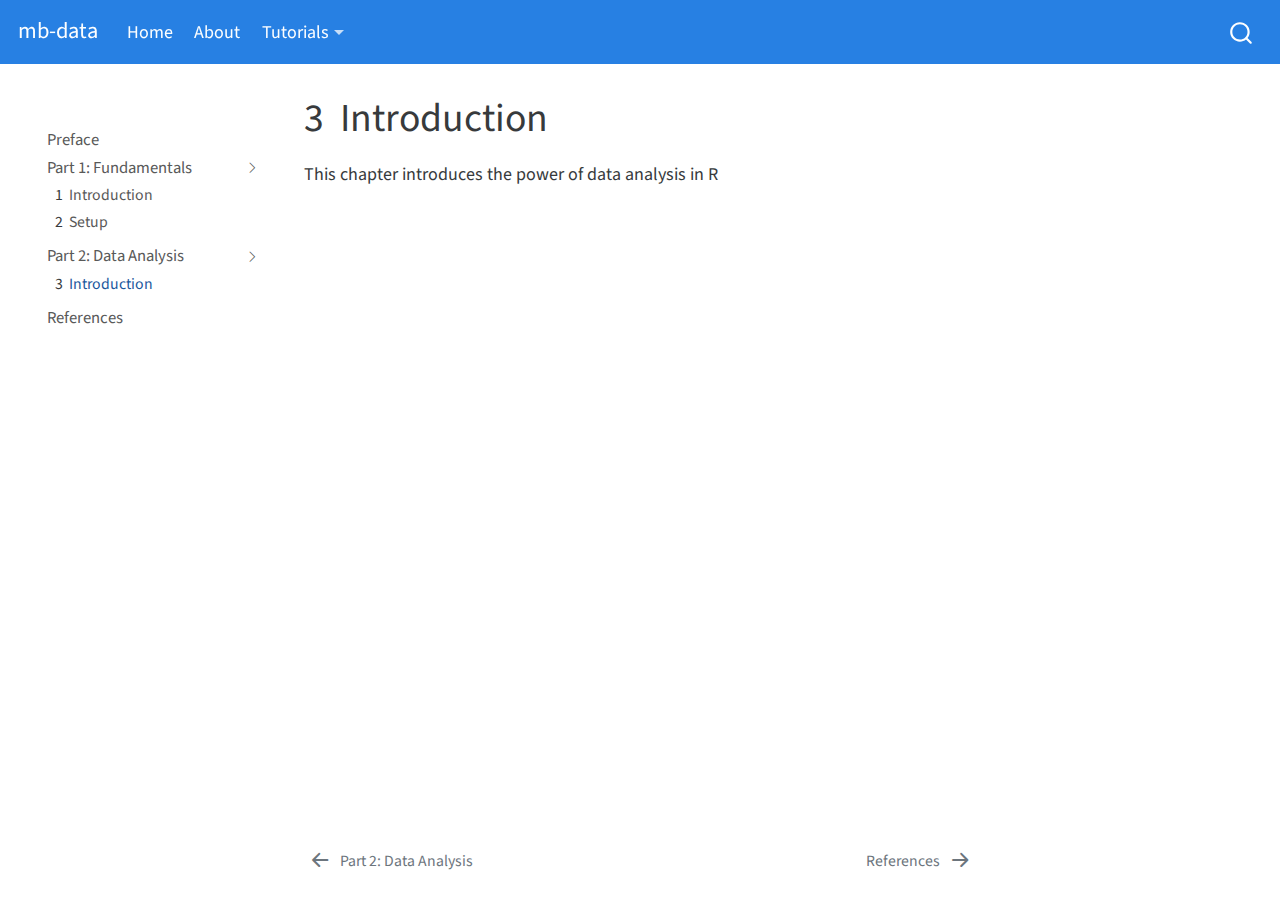
<file: P2-DataAnalysis/01-introduction.html>
<!DOCTYPE html>
<html xmlns="http://www.w3.org/1999/xhtml" lang="en" xml:lang="en"><head>

<meta charset="utf-8">
<meta name="generator" content="quarto-1.0.37">

<meta name="viewport" content="width=device-width, initial-scale=1.0, user-scalable=yes">


<title>Learn R - 3&nbsp; Introduction</title>
<style>
code{white-space: pre-wrap;}
span.smallcaps{font-variant: small-caps;}
span.underline{text-decoration: underline;}
div.column{display: inline-block; vertical-align: top; width: 50%;}
div.hanging-indent{margin-left: 1.5em; text-indent: -1.5em;}
ul.task-list{list-style: none;}
</style>


<script src="../site_libs/quarto-nav/quarto-nav.js"></script>
<script src="../site_libs/quarto-nav/headroom.min.js"></script>
<script src="../site_libs/clipboard/clipboard.min.js"></script>
<script src="../site_libs/quarto-search/autocomplete.umd.js"></script>
<script src="../site_libs/quarto-search/fuse.min.js"></script>
<script src="../site_libs/quarto-search/quarto-search.js"></script>
<meta name="quarto:offset" content="../">
<link href="../references.html" rel="next">
<link href="../P2-DataAnalysis/00-index.html" rel="prev">
<script src="../site_libs/quarto-html/quarto.js"></script>
<script src="../site_libs/quarto-html/popper.min.js"></script>
<script src="../site_libs/quarto-html/tippy.umd.min.js"></script>
<script src="../site_libs/quarto-html/anchor.min.js"></script>
<link href="../site_libs/quarto-html/tippy.css" rel="stylesheet">
<link href="../site_libs/quarto-html/quarto-syntax-highlighting.css" rel="stylesheet" id="quarto-text-highlighting-styles">
<script src="../site_libs/bootstrap/bootstrap.min.js"></script>
<link href="../site_libs/bootstrap/bootstrap-icons.css" rel="stylesheet">
<link href="../site_libs/bootstrap/bootstrap.min.css" rel="stylesheet" id="quarto-bootstrap" data-mode="light">
<script id="quarto-search-options" type="application/json">{
  "location": "navbar",
  "copy-button": false,
  "collapse-after": 3,
  "panel-placement": "end",
  "type": "overlay",
  "limit": 20,
  "language": {
    "search-no-results-text": "No results",
    "search-matching-documents-text": "matching documents",
    "search-copy-link-title": "Copy link to search",
    "search-hide-matches-text": "Hide additional matches",
    "search-more-match-text": "more match in this document",
    "search-more-matches-text": "more matches in this document",
    "search-clear-button-title": "Clear",
    "search-detached-cancel-button-title": "Cancel",
    "search-submit-button-title": "Submit"
  }
}</script>


</head>

<body class="nav-sidebar floating nav-fixed">

<div id="quarto-search-results"></div>
  <header id="quarto-header" class="headroom fixed-top">
    <nav class="navbar navbar-expand-lg navbar-dark ">
      <div class="navbar-container container-fluid">
      <a class="navbar-brand" href="../index.html">
    <span class="navbar-title">mb-data</span>
  </a>
          <button class="navbar-toggler" type="button" data-bs-toggle="collapse" data-bs-target="#navbarCollapse" aria-controls="navbarCollapse" aria-expanded="false" aria-label="Toggle navigation" onclick="if (window.quartoToggleHeadroom) { window.quartoToggleHeadroom(); }">
  <span class="navbar-toggler-icon"></span>
</button>
          <div class="collapse navbar-collapse" id="navbarCollapse">
            <ul class="navbar-nav navbar-nav-scroll me-auto">
  <li class="nav-item">
    <a class="nav-link active" href="../index.html" aria-current="page">Home</a>
  </li>  
  <li class="nav-item">
    <a class="nav-link" href="../about.html">About</a>
  </li>  
  <li class="nav-item dropdown ">
    <a class="nav-link dropdown-toggle" href="#" id="nav-menu-tutorials" role="button" data-bs-toggle="dropdown" aria-expanded="false">Tutorials</a>
    <ul class="dropdown-menu" aria-labelledby="nav-menu-tutorials">    
        <li>
    <a class="dropdown-item" href="../tutorial-LearnR">
 <span class="dropdown-text">Learn R</span></a>
  </li>  
    </ul>
  </li>
</ul>
              <div id="quarto-search" class="" title="Search"></div>
          </div> <!-- /navcollapse -->
      </div> <!-- /container-fluid -->
    </nav>
  <nav class="quarto-secondary-nav" data-bs-toggle="collapse" data-bs-target="#quarto-sidebar" aria-controls="quarto-sidebar" aria-expanded="false" aria-label="Toggle sidebar navigation" onclick="if (window.quartoToggleHeadroom) { window.quartoToggleHeadroom(); }">
    <div class="container-fluid d-flex justify-content-between">
      <h1 class="quarto-secondary-nav-title"><span class="chapter-number">3</span>&nbsp; <span class="chapter-title">Introduction</span></h1>
      <button type="button" class="quarto-btn-toggle btn" aria-label="Show secondary navigation">
        <i class="bi bi-chevron-right"></i>
      </button>
    </div>
  </nav>
</header>
<!-- content -->
<div id="quarto-content" class="quarto-container page-columns page-rows-contents page-layout-article page-navbar">
<!-- sidebar -->
  <nav id="quarto-sidebar" class="sidebar collapse sidebar-navigation floating overflow-auto">
      <div class="mt-2 flex-shrink-0 align-items-center">
        <div class="sidebar-search">
        <div id="quarto-search" class="" title="Search"></div>
        </div>
      </div>
    <div class="sidebar-menu-container"> 
    <ul class="list-unstyled mt-1">
        <li class="sidebar-item">
  <div class="sidebar-item-container"> 
  <a href="../index.html" class="sidebar-item-text sidebar-link">Preface</a>
  </div>
</li>
        <li class="sidebar-item sidebar-item-section">
      <div class="sidebar-item-container"> 
            <a href="../P1-Fundamentals/00-index.html" class="sidebar-item-text sidebar-link">Part 1: Fundamentals</a>
          <a class="sidebar-item-toggle text-start" data-bs-toggle="collapse" data-bs-target="#quarto-sidebar-section-1" aria-expanded="true">
            <i class="bi bi-chevron-right ms-2"></i>
          </a> 
      </div>
      <ul id="quarto-sidebar-section-1" class="collapse list-unstyled sidebar-section depth1 show">  
          <li class="sidebar-item">
  <div class="sidebar-item-container"> 
  <a href="../P1-Fundamentals/01-introduction.html" class="sidebar-item-text sidebar-link"><span class="chapter-number">1</span>&nbsp; <span class="chapter-title">Introduction</span></a>
  </div>
</li>
          <li class="sidebar-item">
  <div class="sidebar-item-container"> 
  <a href="../P1-Fundamentals/02-setup.html" class="sidebar-item-text sidebar-link"><span class="chapter-number">2</span>&nbsp; <span class="chapter-title">Setup</span></a>
  </div>
</li>
      </ul>
  </li>
        <li class="sidebar-item sidebar-item-section">
      <div class="sidebar-item-container"> 
            <a href="../P2-DataAnalysis/00-index.html" class="sidebar-item-text sidebar-link">Part 2: Data Analysis</a>
          <a class="sidebar-item-toggle text-start" data-bs-toggle="collapse" data-bs-target="#quarto-sidebar-section-2" aria-expanded="true">
            <i class="bi bi-chevron-right ms-2"></i>
          </a> 
      </div>
      <ul id="quarto-sidebar-section-2" class="collapse list-unstyled sidebar-section depth1 show">  
          <li class="sidebar-item">
  <div class="sidebar-item-container"> 
  <a href="../P2-DataAnalysis/01-introduction.html" class="sidebar-item-text sidebar-link active"><span class="chapter-number">3</span>&nbsp; <span class="chapter-title">Introduction</span></a>
  </div>
</li>
      </ul>
  </li>
        <li class="sidebar-item">
  <div class="sidebar-item-container"> 
  <a href="../references.html" class="sidebar-item-text sidebar-link">References</a>
  </div>
</li>
    </ul>
    </div>
</nav>
<!-- margin-sidebar -->
    <div id="quarto-margin-sidebar" class="sidebar margin-sidebar">
        
    </div>
<!-- main -->
<main class="content" id="quarto-document-content">

<header id="title-block-header" class="quarto-title-block default">
<div class="quarto-title">
<h1 class="title d-none d-lg-block"><span class="chapter-number">3</span>&nbsp; <span class="chapter-title">Introduction</span></h1>
</div>



<div class="quarto-title-meta">

    
    
  </div>
  

</header>

<p>This chapter introduces the power of data analysis in R</p>



</main> <!-- /main -->
<script id="quarto-html-after-body" type="application/javascript">
window.document.addEventListener("DOMContentLoaded", function (event) {
  const toggleBodyColorMode = (bsSheetEl) => {
    const mode = bsSheetEl.getAttribute("data-mode");
    const bodyEl = window.document.querySelector("body");
    if (mode === "dark") {
      bodyEl.classList.add("quarto-dark");
      bodyEl.classList.remove("quarto-light");
    } else {
      bodyEl.classList.add("quarto-light");
      bodyEl.classList.remove("quarto-dark");
    }
  }
  const toggleBodyColorPrimary = () => {
    const bsSheetEl = window.document.querySelector("link#quarto-bootstrap");
    if (bsSheetEl) {
      toggleBodyColorMode(bsSheetEl);
    }
  }
  toggleBodyColorPrimary();  
  const icon = "";
  const anchorJS = new window.AnchorJS();
  anchorJS.options = {
    placement: 'right',
    icon: icon
  };
  anchorJS.add('.anchored');
  const clipboard = new window.ClipboardJS('.code-copy-button', {
    target: function(trigger) {
      return trigger.previousElementSibling;
    }
  });
  clipboard.on('success', function(e) {
    // button target
    const button = e.trigger;
    // don't keep focus
    button.blur();
    // flash "checked"
    button.classList.add('code-copy-button-checked');
    var currentTitle = button.getAttribute("title");
    button.setAttribute("title", "Copied!");
    setTimeout(function() {
      button.setAttribute("title", currentTitle);
      button.classList.remove('code-copy-button-checked');
    }, 1000);
    // clear code selection
    e.clearSelection();
  });
  function tippyHover(el, contentFn) {
    const config = {
      allowHTML: true,
      content: contentFn,
      maxWidth: 500,
      delay: 100,
      arrow: false,
      appendTo: function(el) {
          return el.parentElement;
      },
      interactive: true,
      interactiveBorder: 10,
      theme: 'quarto',
      placement: 'bottom-start'
    };
    window.tippy(el, config); 
  }
  const noterefs = window.document.querySelectorAll('a[role="doc-noteref"]');
  for (var i=0; i<noterefs.length; i++) {
    const ref = noterefs[i];
    tippyHover(ref, function() {
      let href = ref.getAttribute('href');
      try { href = new URL(href).hash; } catch {}
      const id = href.replace(/^#\/?/, "");
      const note = window.document.getElementById(id);
      return note.innerHTML;
    });
  }
  var bibliorefs = window.document.querySelectorAll('a[role="doc-biblioref"]');
  for (var i=0; i<bibliorefs.length; i++) {
    const ref = bibliorefs[i];
    const cites = ref.parentNode.getAttribute('data-cites').split(' ');
    tippyHover(ref, function() {
      var popup = window.document.createElement('div');
      cites.forEach(function(cite) {
        var citeDiv = window.document.createElement('div');
        citeDiv.classList.add('hanging-indent');
        citeDiv.classList.add('csl-entry');
        var biblioDiv = window.document.getElementById('ref-' + cite);
        if (biblioDiv) {
          citeDiv.innerHTML = biblioDiv.innerHTML;
        }
        popup.appendChild(citeDiv);
      });
      return popup.innerHTML;
    });
  }
});
</script>
<nav class="page-navigation">
  <div class="nav-page nav-page-previous">
      <a href="../P2-DataAnalysis/00-index.html" class="pagination-link">
        <i class="bi bi-arrow-left-short"></i> <span class="nav-page-text">Part 2: Data Analysis</span>
      </a>          
  </div>
  <div class="nav-page nav-page-next">
      <a href="../references.html" class="pagination-link">
        <span class="nav-page-text">References</span> <i class="bi bi-arrow-right-short"></i>
      </a>
  </div>
</nav>
</div> <!-- /content -->



</body></html>
</file>
<file: site_libs/quarto-html/tippy.css>
.tippy-box[data-animation=fade][data-state=hidden]{opacity:0}[data-tippy-root]{max-width:calc(100vw - 10px)}.tippy-box{position:relative;background-color:#333;color:#fff;border-radius:4px;font-size:14px;line-height:1.4;white-space:normal;outline:0;transition-property:transform,visibility,opacity}.tippy-box[data-placement^=top]>.tippy-arrow{bottom:0}.tippy-box[data-placement^=top]>.tippy-arrow:before{bottom:-7px;left:0;border-width:8px 8px 0;border-top-color:initial;transform-origin:center top}.tippy-box[data-placement^=bottom]>.tippy-arrow{top:0}.tippy-box[data-placement^=bottom]>.tippy-arrow:before{top:-7px;left:0;border-width:0 8px 8px;border-bottom-color:initial;transform-origin:center bottom}.tippy-box[data-placement^=left]>.tippy-arrow{right:0}.tippy-box[data-placement^=left]>.tippy-arrow:before{border-width:8px 0 8px 8px;border-left-color:initial;right:-7px;transform-origin:center left}.tippy-box[data-placement^=right]>.tippy-arrow{left:0}.tippy-box[data-placement^=right]>.tippy-arrow:before{left:-7px;border-width:8px 8px 8px 0;border-right-color:initial;transform-origin:center right}.tippy-box[data-inertia][data-state=visible]{transition-timing-function:cubic-bezier(.54,1.5,.38,1.11)}.tippy-arrow{width:16px;height:16px;color:#333}.tippy-arrow:before{content:"";position:absolute;border-color:transparent;border-style:solid}.tippy-content{position:relative;padding:5px 9px;z-index:1}
</file>
<file: site_libs/quarto-html/quarto-syntax-highlighting.css>
/* quarto syntax highlight colors */
:root {
  --quarto-hl-ot-color: #003B4F;
  --quarto-hl-at-color: #657422;
  --quarto-hl-ss-color: #20794D;
  --quarto-hl-an-color: #5E5E5E;
  --quarto-hl-fu-color: #4758AB;
  --quarto-hl-st-color: #20794D;
  --quarto-hl-cf-color: #003B4F;
  --quarto-hl-op-color: #5E5E5E;
  --quarto-hl-er-color: #AD0000;
  --quarto-hl-bn-color: #AD0000;
  --quarto-hl-al-color: #AD0000;
  --quarto-hl-va-color: #111111;
  --quarto-hl-bu-color: inherit;
  --quarto-hl-ex-color: inherit;
  --quarto-hl-pp-color: #AD0000;
  --quarto-hl-in-color: #5E5E5E;
  --quarto-hl-vs-color: #20794D;
  --quarto-hl-wa-color: #5E5E5E;
  --quarto-hl-do-color: #5E5E5E;
  --quarto-hl-im-color: #00769E;
  --quarto-hl-ch-color: #20794D;
  --quarto-hl-dt-color: #AD0000;
  --quarto-hl-fl-color: #AD0000;
  --quarto-hl-co-color: #5E5E5E;
  --quarto-hl-cv-color: #5E5E5E;
  --quarto-hl-cn-color: #8f5902;
  --quarto-hl-sc-color: #5E5E5E;
  --quarto-hl-dv-color: #AD0000;
  --quarto-hl-kw-color: #003B4F;
}

/* other quarto variables */
:root {
  --quarto-font-monospace: SFMono-Regular, Menlo, Monaco, Consolas, "Liberation Mono", "Courier New", monospace;
}

pre > code.sourceCode > span {
  color: #003B4F;
}

code span {
  color: #003B4F;
}

code.sourceCode > span {
  color: #003B4F;
}

div.sourceCode,
div.sourceCode pre.sourceCode {
  color: #003B4F;
}

code span.ot {
  color: #003B4F;
}

code span.at {
  color: #657422;
}

code span.ss {
  color: #20794D;
}

code span.an {
  color: #5E5E5E;
}

code span.fu {
  color: #4758AB;
}

code span.st {
  color: #20794D;
}

code span.cf {
  color: #003B4F;
}

code span.op {
  color: #5E5E5E;
}

code span.er {
  color: #AD0000;
}

code span.bn {
  color: #AD0000;
}

code span.al {
  color: #AD0000;
}

code span.va {
  color: #111111;
}

code span.pp {
  color: #AD0000;
}

code span.in {
  color: #5E5E5E;
}

code span.vs {
  color: #20794D;
}

code span.wa {
  color: #5E5E5E;
  font-style: italic;
}

code span.do {
  color: #5E5E5E;
  font-style: italic;
}

code span.im {
  color: #00769E;
}

code span.ch {
  color: #20794D;
}

code span.dt {
  color: #AD0000;
}

code span.fl {
  color: #AD0000;
}

code span.co {
  color: #5E5E5E;
}

code span.cv {
  color: #5E5E5E;
  font-style: italic;
}

code span.cn {
  color: #8f5902;
}

code span.sc {
  color: #5E5E5E;
}

code span.dv {
  color: #AD0000;
}

code span.kw {
  color: #003B4F;
}

.prevent-inlining {
  content: "</";
}

/*# sourceMappingURL=debc5d5d77c3f9108843748ff7464032.css.map */
</file>
